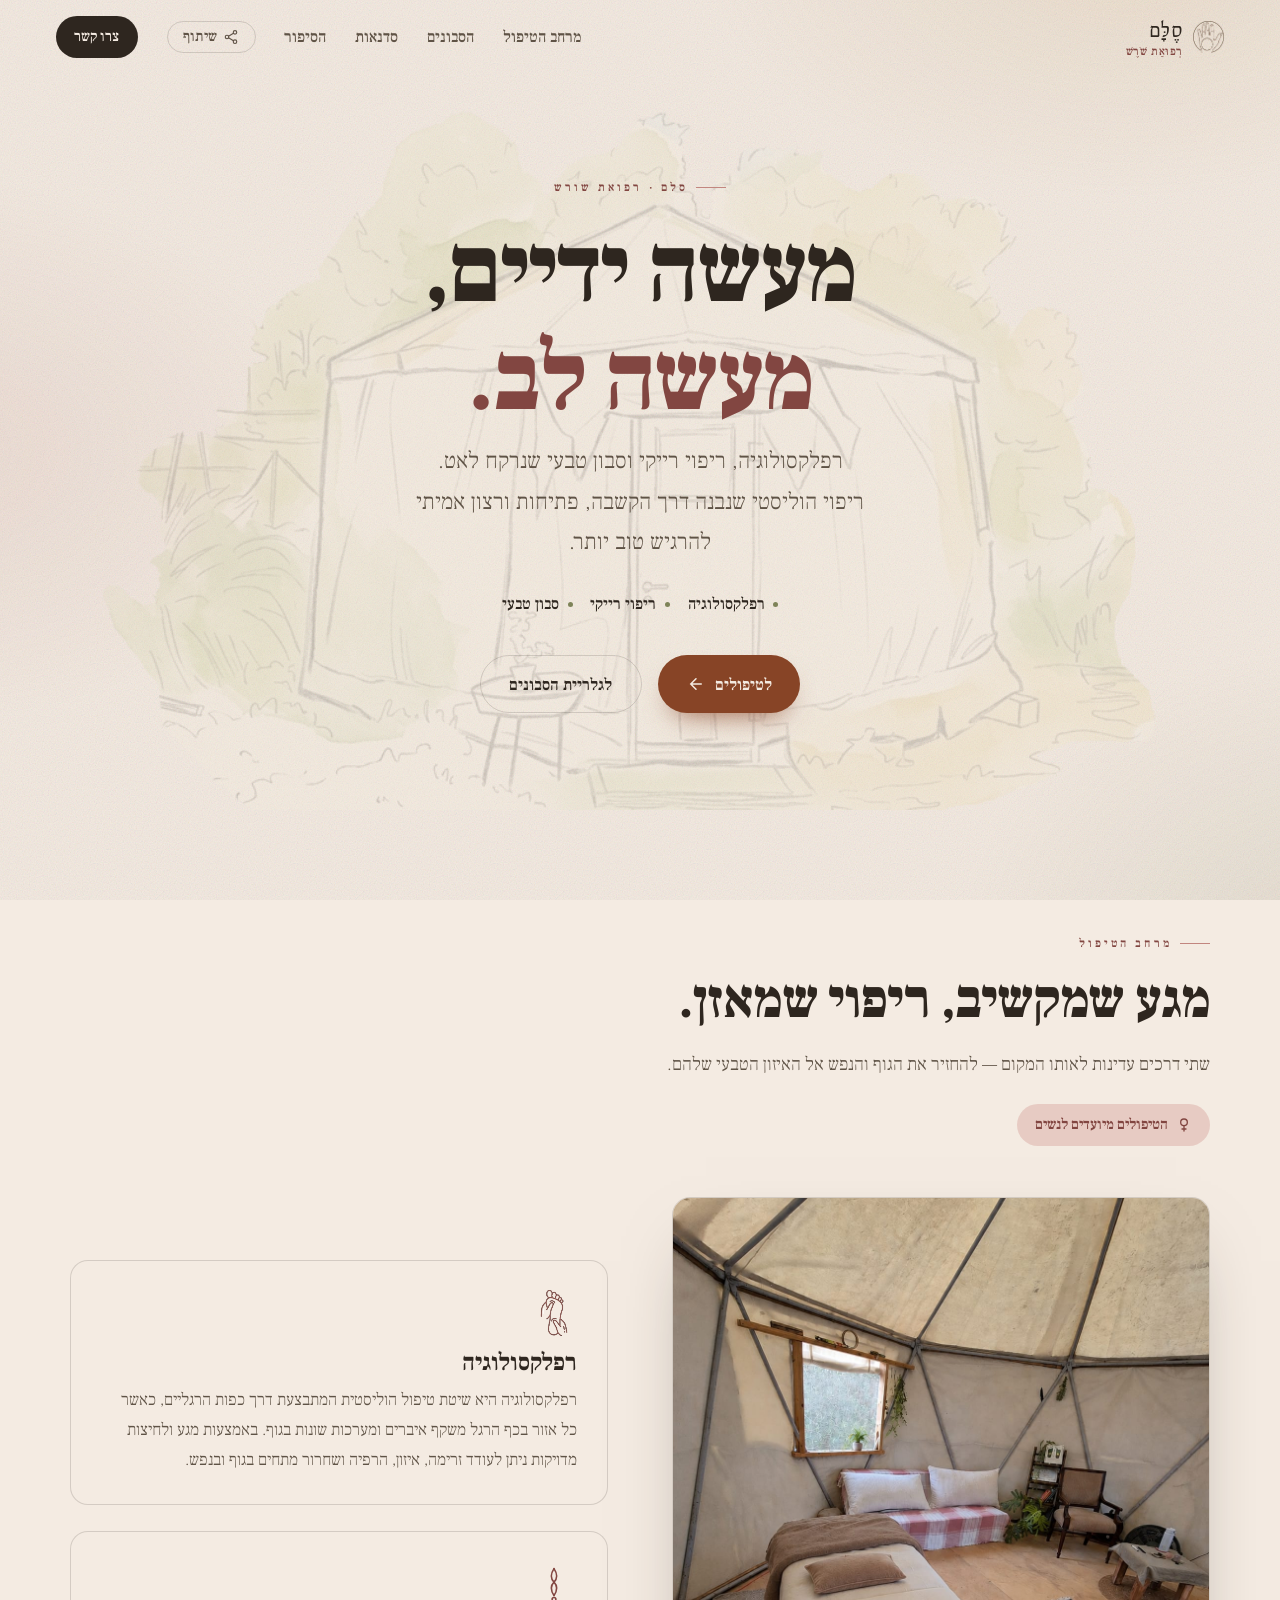
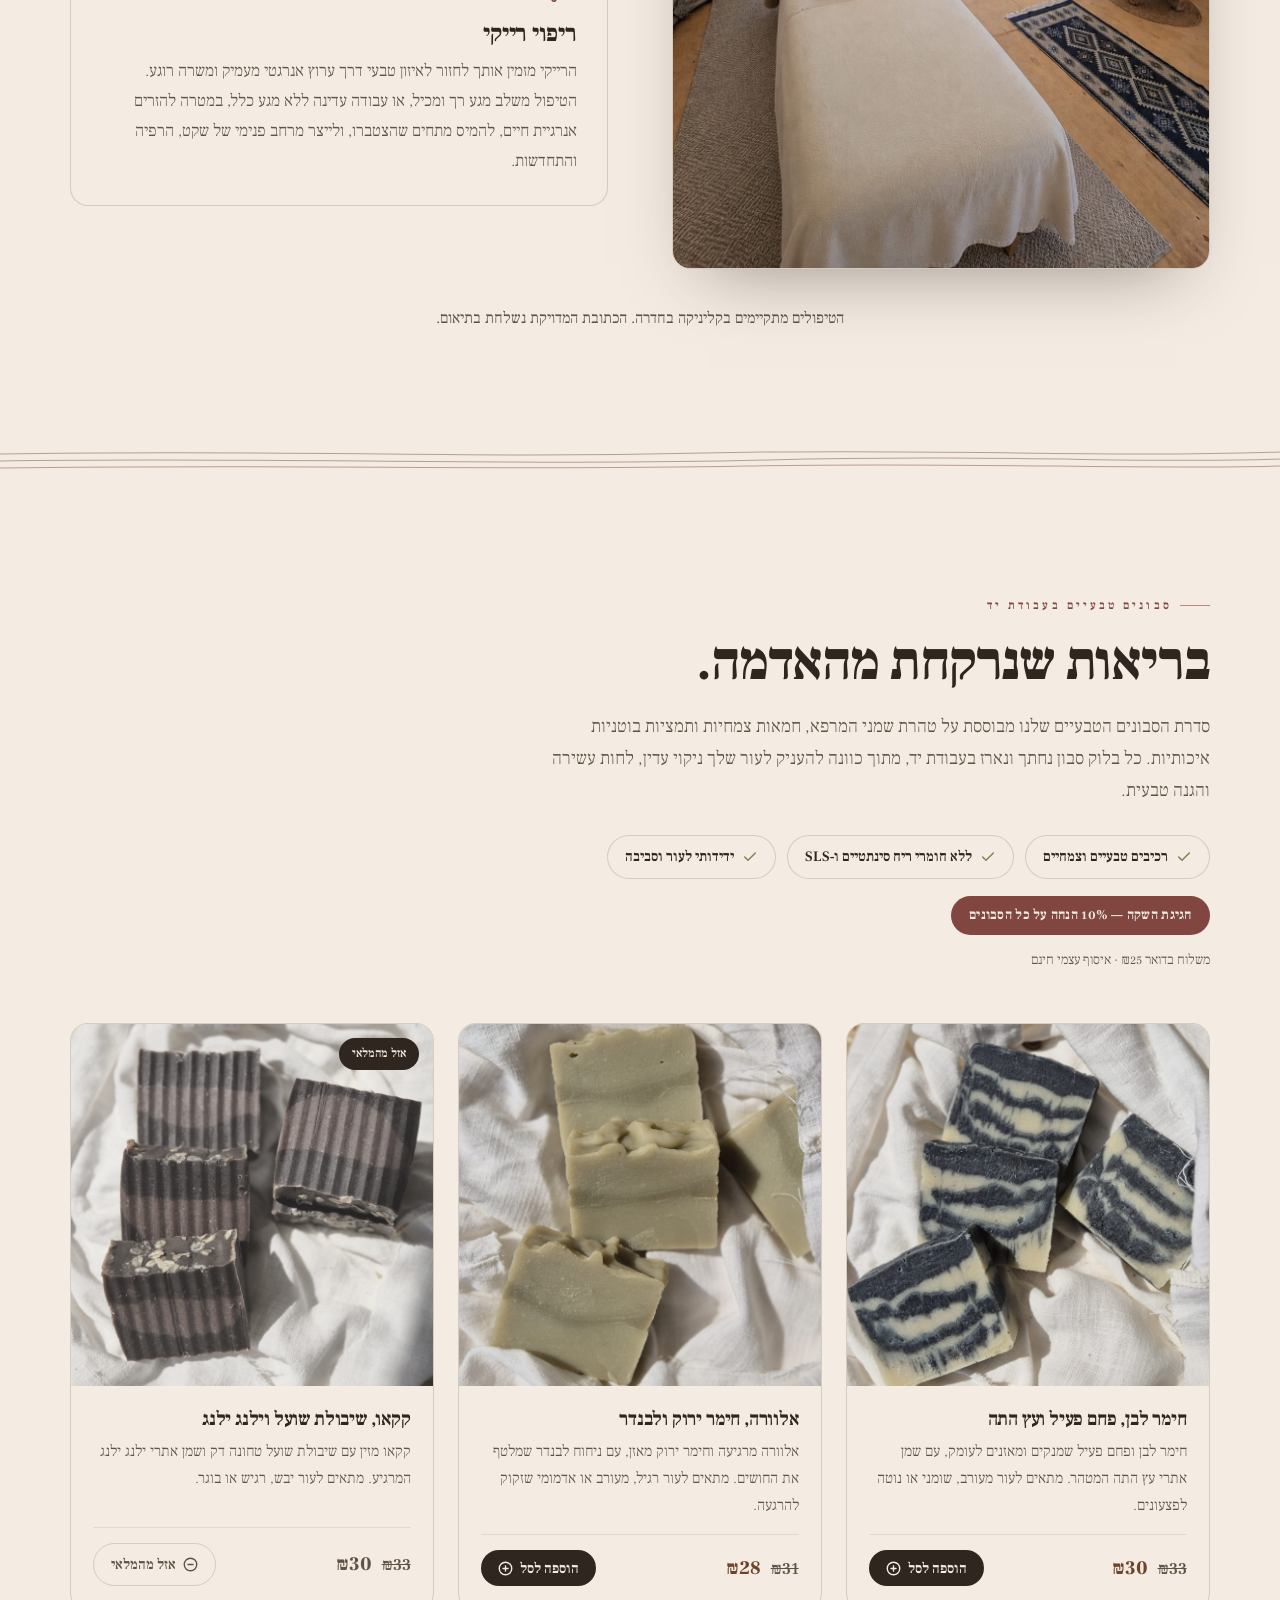
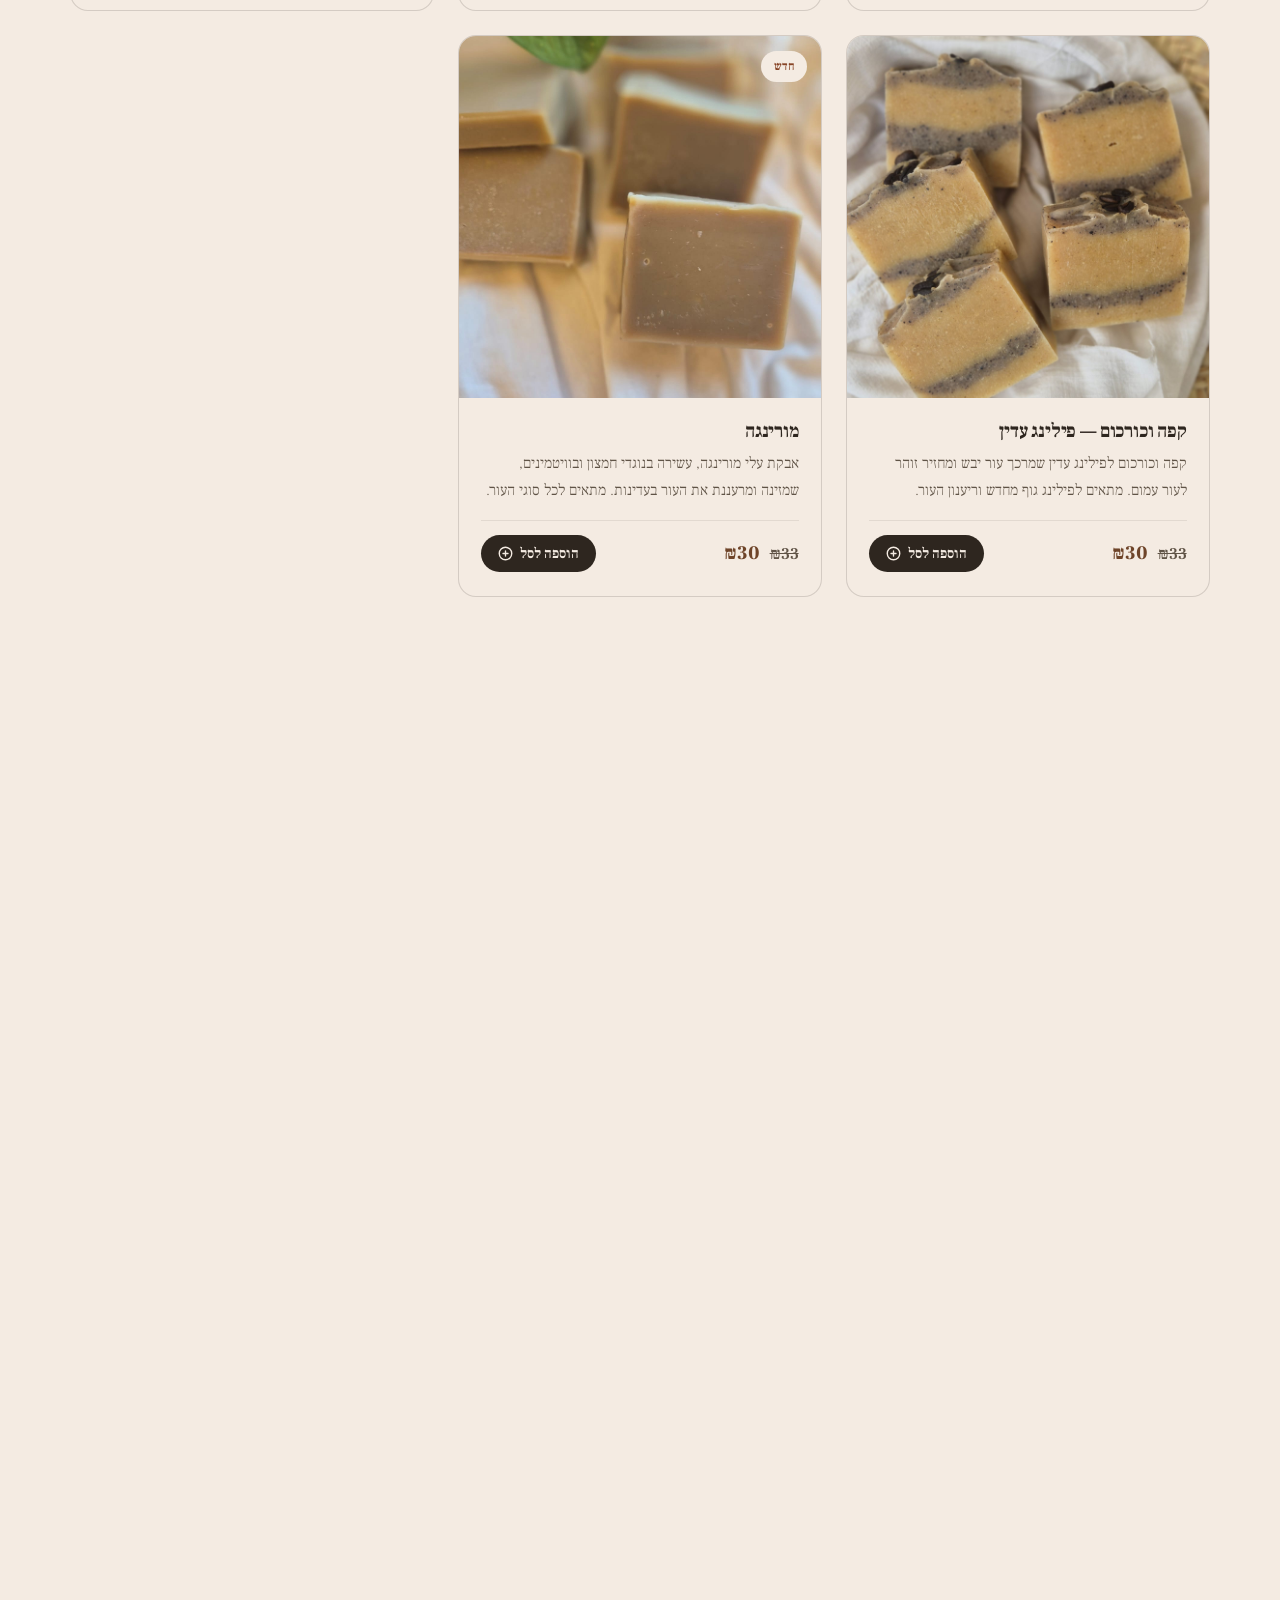
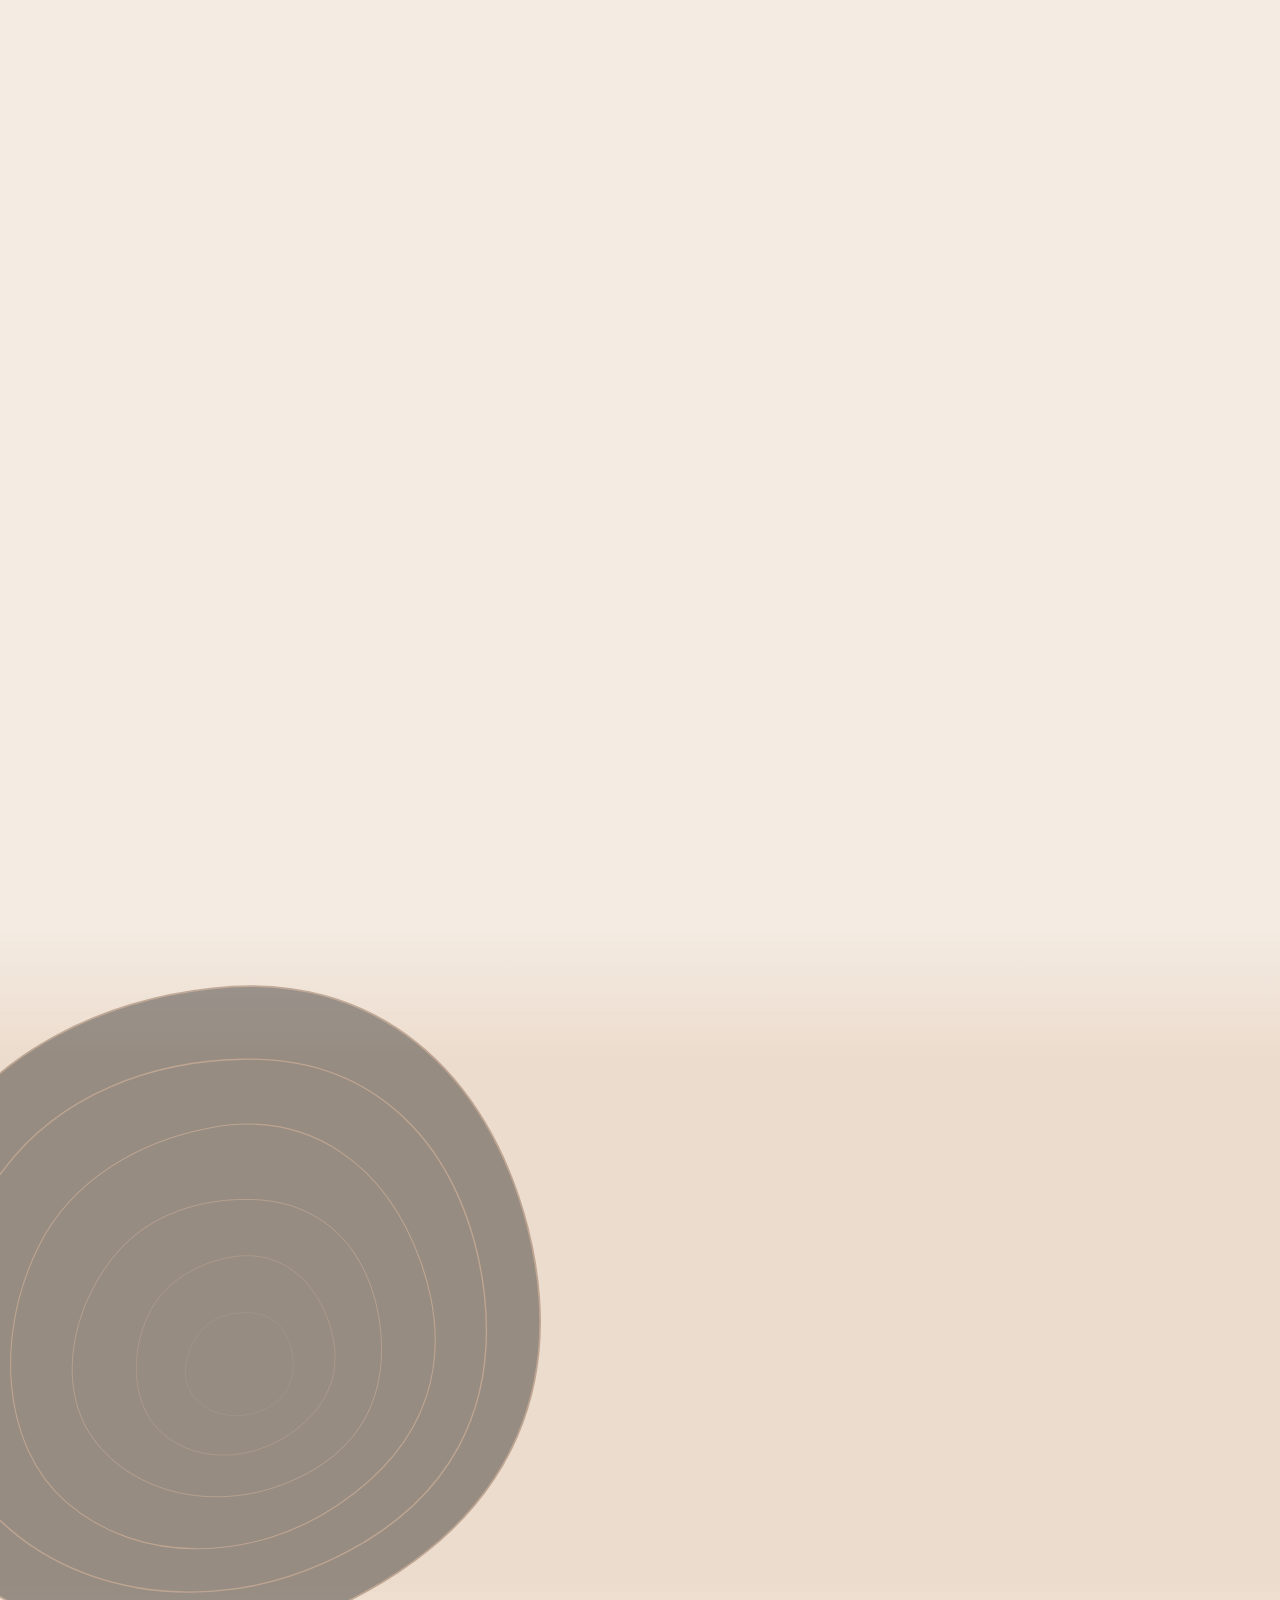
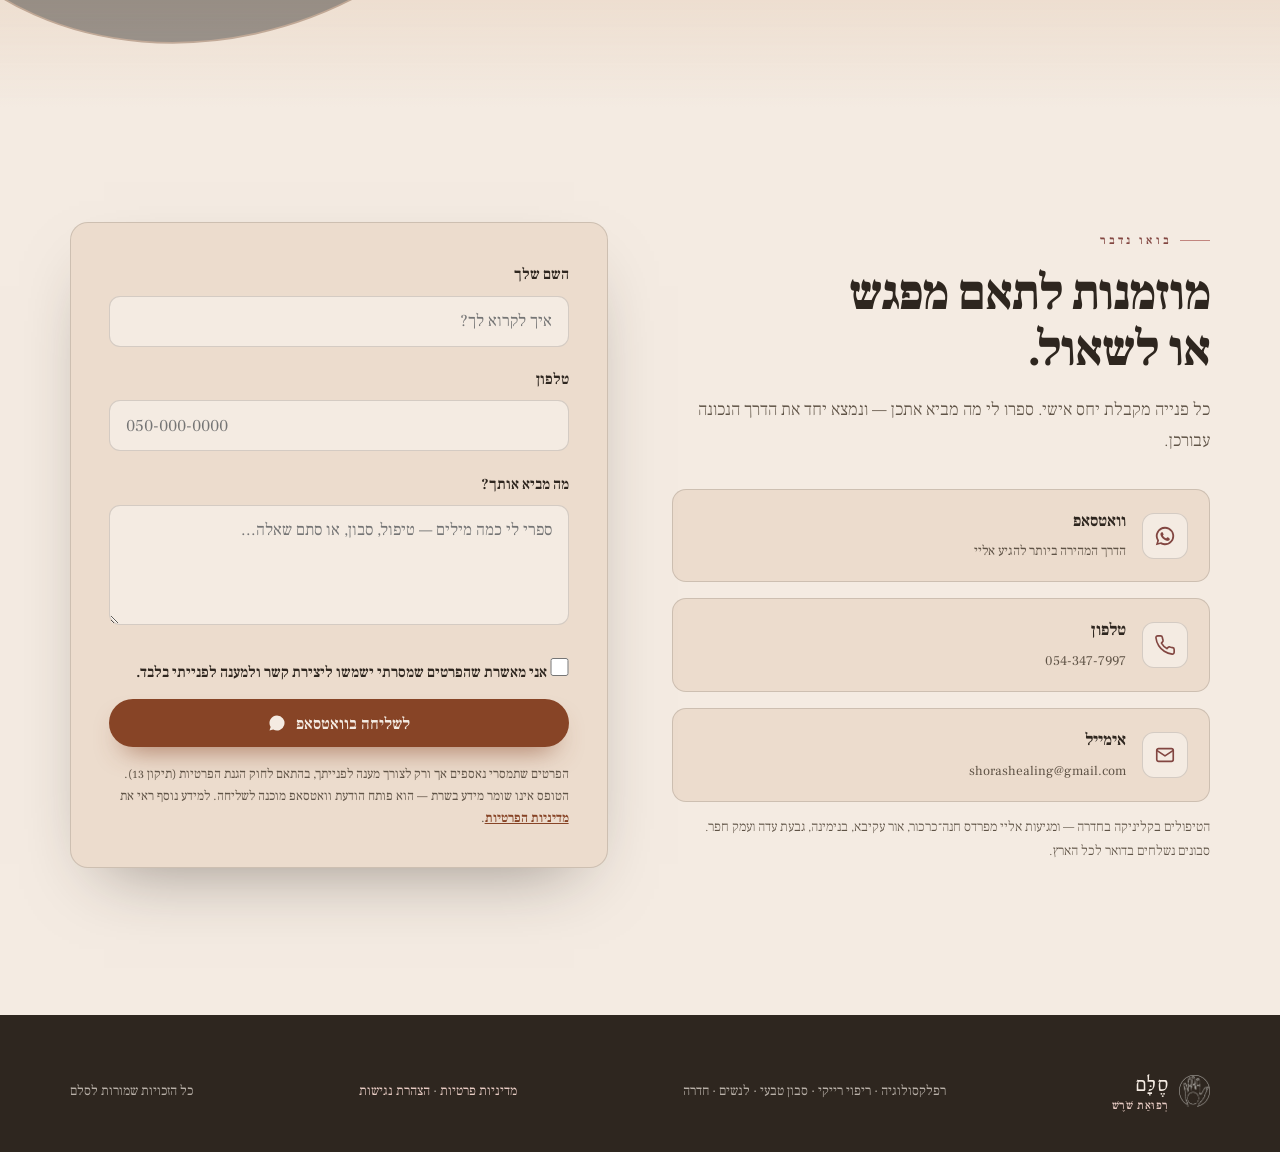
<file: index.html>
<!DOCTYPE html>
<html lang="he" dir="rtl">
<head>
<meta charset="UTF-8" />
<meta name="viewport" content="width=device-width, initial-scale=1.0" />
<title>סלם · רפואת שורש — רפלקסולוגיה וריפוי רייקי לנשים בחדרה</title>
<meta name="description" content="סלם — רפואה משלימה לנשים בחדרה והסביבה: רפלקסולוגיה, ריפוי רייקי וסבון טבעי בעבודת יד. ריפוי הוליסטי שנבנה דרך הקשבה, מתוך אהבה אמיתית לאדם ולטבע." />
<link rel="canonical" href="https://yonatanmost-commits.github.io/selam-site/" />

<!-- Share card — she sends this link on WhatsApp; og:image must be an absolute URL -->
<meta property="og:type" content="website" />
<meta property="og:site_name" content="סלם · רפואת שורש" />
<meta property="og:locale" content="he_IL" />
<meta property="og:title" content="סלם · רפואת שורש — רפלקסולוגיה וריפוי רייקי לנשים בחדרה" />
<meta property="og:description" content="רפלקסולוגיה, ריפוי רייקי וסבון טבעי בעבודת יד. ריפוי הוליסטי שנבנה דרך הקשבה." />
<meta property="og:url" content="https://yonatanmost-commits.github.io/selam-site/" />
<meta property="og:image" content="https://yonatanmost-commits.github.io/selam-site/images/share-card.jpg" />
<meta property="og:image:secure_url" content="https://yonatanmost-commits.github.io/selam-site/images/share-card.jpg" />
<meta property="og:image:type" content="image/jpeg" />
<meta property="og:image:width" content="1200" />
<meta property="og:image:height" content="630" />
<meta property="og:image:alt" content="סלם · רפואת שורש — רפלקסולוגיה, ריפוי רייקי וסבון טבעי" />
<meta name="twitter:card" content="summary_large_image" />
<link rel="icon" type="image/png" href="images/Logo_small.png" />
<link rel="apple-touch-icon" href="images/app-icon512.png" />
<link rel="manifest" href="site.webmanifest" />
<meta name="apple-mobile-web-app-title" content="סֶלָּם" />
<meta name="theme-color" content="#A9572F" />
<!-- The earth palette IS the design — opt out of Android/Chrome forced dark theming -->
<meta name="color-scheme" content="only light" />

<link rel="preconnect" href="https://fonts.googleapis.com" />
<link rel="preconnect" href="https://fonts.gstatic.com" crossorigin />
<link href="https://fonts.googleapis.com/css2?family=Bellefair&family=Frank+Ruhl+Libre:wght@300;400;500;600;700;900&display=swap" rel="stylesheet" />

<style>
  :root{
    color-scheme: only light;
    --paper:      #F4EBE2;   /* soft warm cream, a breath of blush */
    --paper-2:    #ECDCCD;   /* second cream layer                 */
    --espresso:   #2E261F;   /* deep cacao — text/ink              */
    --ink-soft:   #5F5346;   /* muted body text                    */
    --cacao:      #6E4429;   /* deep soap brown                    */
    --clay:       #A9572F;   /* terracotta accent                  */
    --clay-deep:  #874426;
    --clay-light: #C4895C;
    --olive:      #7E8358;   /* sage / olive                       */
    --rose:       #C2867F;   /* dusty rose — the feminine thread   */
    --rose-deep:  #824641;   /* deepened for WCAG AA contrast (cream 6.1:1, blush 4.7:1) */
    --blush:      #E7CBC3;   /* soft blush                         */
    --gold:       #B68B43;
    --line:       rgba(46,38,31,.16);
    --line-soft:  rgba(46,38,31,.09);
    --shadow:     0 30px 70px -34px rgba(46,38,31,.5);
    --shadow-sm:  0 14px 34px -20px rgba(46,38,31,.5);
    --r:          18px;
  }

  *{ margin:0; padding:0; box-sizing:border-box; }
  /* The browser's own [hidden]{display:none} loses to any author display: rule
     (e.g. .cart-pill's inline-flex), so cart.js toggling .hidden would do nothing.
     Restate it here, in author scope, where it wins. */
  [hidden]{ display:none !important; }
  html{ scroll-behavior:smooth; overflow-x:clip; }
  body{
    font-family:"Frank Ruhl Libre", serif;
    background:var(--paper);
    color:var(--espresso);
    line-height:1.78;
    font-weight:400;
    overflow-x:clip;          /* let textures bleed full-width, never scroll sideways */
    max-width:100%;
    -webkit-font-smoothing:antialiased;
  }
  body::before{
    content:""; position:fixed; inset:0; z-index:0; pointer-events:none;
    background:
      radial-gradient(55% 45% at 88% -5%, rgba(182,139,67,.12), transparent 60%),
      radial-gradient(50% 50% at -5% 50%, rgba(194,134,127,.13), transparent 60%),
      radial-gradient(50% 55% at 105% 105%, rgba(126,131,88,.12), transparent 60%);
  }
  body::after{
    content:""; position:fixed; inset:0; z-index:0; pointer-events:none; opacity:.4;
    background-image:url("data:image/svg+xml,%3Csvg xmlns='http://www.w3.org/2000/svg' width='200' height='200'%3E%3Cfilter id='n'%3E%3CfeTurbulence type='fractalNoise' baseFrequency='.85' numOctaves='3' stitchTiles='stitch'/%3E%3C/filter%3E%3Crect width='100%25' height='100%25' filter='url(%23n)' opacity='.5'/%3E%3C/svg%3E");
    mix-blend-mode:multiply;
  }
  main, header, footer{ position:relative; z-index:1; }
  ::selection{ background:var(--clay); color:var(--paper); }

  /* ── accessibility: visible keyboard focus + skip link ── */
  :focus-visible{ outline:3px solid var(--espresso); outline-offset:2px; border-radius:3px; }
  footer :focus-visible{ outline-color:var(--paper); }
  .skip-link{ position:absolute; inset-inline-start:1rem; top:-4rem; z-index:200; background:var(--espresso); color:var(--paper); padding:.65rem 1.1rem; border-radius:0 0 10px 10px; text-decoration:none; font-weight:600; transition:top .2s ease; }
  .skip-link:focus{ top:0; }

  h1,h2,h3{ font-weight:700; line-height:1.12; letter-spacing:-.01em; }
  .wrap{ width:min(1140px, 90vw); margin-inline:auto; }
  .eyebrow{ font-weight:600; letter-spacing:.26em; font-size:.74rem; color:var(--rose-deep); display:inline-flex; align-items:center; gap:.7em; }
  .eyebrow::before{ content:""; width:30px; height:1px; background:var(--rose); display:inline-block; }

  /* irregular tree-ring line — vector-effect keeps the line weight even at any scale */
  .rings use, .ring-deco use{ fill:none; vector-effect:non-scaling-stroke; }

  /* ───────────────── NAV ───────────────── */
  header{
    position:fixed; top:0; inset-inline:0; z-index:50;
    display:flex; align-items:center; justify-content:space-between; gap:1rem;
    padding:1rem clamp(1rem,5vw,3.5rem);
    transition:background .4s ease, box-shadow .4s ease, padding .4s ease;
  }
  header.scrolled{ background:rgba(244,235,226,.86); backdrop-filter:blur(12px); box-shadow:0 1px 0 var(--line-soft); padding-top:.6rem; padding-bottom:.6rem; }
  .brand{ font-family:"Bellefair", serif; font-weight:400; color:var(--espresso); text-decoration:none; display:flex; align-items:center; gap:.6rem; white-space:nowrap; flex:none; }
  .brand-text{ display:flex; flex-direction:column; line-height:1.05; gap:.14rem; }
  .brand-name{ font-size:1.6rem; letter-spacing:.03em; }
  .brand-tag{ font-family:"Frank Ruhl Libre",serif; font-weight:500; font-size:.72rem; letter-spacing:.05em; color:var(--rose-deep); }
  .foot .brand-tag{ color:var(--blush); }
  .brand .mark{ width:auto; height:32px; flex:none; object-fit:contain; }
  .brand .mark use{ fill:none; stroke:var(--clay); stroke-width:1.4; vector-effect:non-scaling-stroke; }
  nav{ display:flex; gap:1.8rem; align-items:center; min-width:0; }
  nav a{ color:var(--ink-soft); text-decoration:none; font-size:1rem; font-weight:500; position:relative; transition:color .25s; white-space:nowrap; }
  nav a::after{ content:""; position:absolute; bottom:-5px; right:0; width:0; height:1.5px; background:var(--rose); transition:width .3s ease; }
  nav a:hover{ color:var(--espresso); } nav a:hover::after{ width:100%; }
  .nav-cta{ background:var(--espresso); color:var(--paper); padding:.5rem 1.15rem; border-radius:100px; font-size:.92rem; white-space:nowrap; flex:none; }
  .nav-cta::after{ display:none; }
  .nav-cta:hover{ background:var(--clay-deep); color:var(--paper); }
  .nav-share{ display:inline-flex; align-items:center; gap:.42rem; background:transparent; border:1px solid var(--line); color:var(--ink-soft); padding:.42rem .95rem; border-radius:100px; font-family:inherit; font-size:.92rem; font-weight:500; line-height:1; cursor:pointer; white-space:nowrap; flex:none; transition:border-color .25s, color .25s, background .25s; }
  .nav-share svg{ width:16px; height:16px; flex:none; }
  .nav-share:hover{ color:var(--espresso); border-color:var(--clay-light); background:rgba(196,137,92,.08); }
  .nav-share.copied{ color:var(--olive); border-color:var(--olive); background:rgba(126,131,88,.08); }
  @media(max-width:820px){ nav a:not(.nav-cta){ display:none; } nav{ gap:.8rem; } .nav-share-label{ display:none; } .nav-share{ padding:0; width:40px; height:40px; justify-content:center; } }

  /* ───────────────── HERO ───────────────── */
  .hero{ min-height:90svh; display:grid; align-items:center; padding-top:7.5rem; padding-bottom:3rem; position:relative; overflow-x:clip; }
  /* background image — main-pic.png */
  .terrain{ position:absolute; inset:0; z-index:-1; width:100%; height:100%; opacity:.2; pointer-events:none; background-image:url('images/main-pic.png'); background-size:cover; background-position:center; background-repeat:no-repeat; }
  .terrain path{ display:none; }
  .hero-grid{ display:grid; grid-template-columns:1.08fr .92fr; gap:clamp(2rem,5vw,4.5rem); align-items:center; }
  @media(max-width:920px){ .hero-grid{ grid-template-columns:1fr; } }
  .hero h1{ font-weight:900; font-size:clamp(3rem,8.5vw,6rem); color:var(--espresso); margin:1.3rem 0 .5rem; letter-spacing:-.02em; }
  .hero h1 .tint{ color:var(--rose-deep); }
  .hero .lead{ font-size:clamp(1.1rem,2.1vw,1.42rem); color:var(--ink-soft); max-width:38ch; font-weight:300; }
  .crafts-line{ margin-top:1.7rem; display:flex; flex-wrap:wrap; gap:.6rem 1.1rem; align-items:center; font-size:1rem; color:var(--espresso); font-weight:500; }
  .crafts-line span{ display:inline-flex; align-items:center; gap:.55rem; }
  .crafts-line .dot{ width:5px; height:5px; border-radius:50%; background:var(--olive); }
  .hero-cta{ margin-top:2.3rem; display:flex; gap:1rem; flex-wrap:wrap; }
  .btn{ font-family:inherit; font-weight:600; font-size:1.02rem; padding:.85rem 1.8rem; border-radius:100px; text-decoration:none; cursor:pointer; border:none; transition:transform .25s ease, box-shadow .25s ease, background .25s, border-color .25s; display:inline-flex; align-items:center; gap:.6rem; }
  .btn-primary{ background:var(--clay-deep); color:var(--paper); box-shadow:0 14px 28px -14px rgba(135,68,38,.85); }
  .btn-primary:hover{ transform:translateY(-3px); box-shadow:0 20px 36px -14px rgba(169,87,47,.9); }
  .btn-ghost{ background:transparent; color:var(--espresso); border:1.5px solid var(--line); }
  .btn-ghost:hover{ border-color:var(--espresso); transform:translateY(-3px); }

  .hero-art{ position:relative; display:grid; place-items:center; }
  .rings-bg{ position:absolute; width:122%; height:122%; z-index:0; opacity:.5; pointer-events:none; }
  .rings-bg use{ stroke:var(--clay); stroke-width:.9; }
  .photo-frame{ position:relative; z-index:1; width:min(440px,84vw); border-radius:var(--r); overflow:hidden; box-shadow:var(--shadow); border:1px solid var(--line); transform:rotate(-1.4deg); }
  .photo-frame img{ display:block; width:100%; height:100%; object-fit:cover; aspect-ratio:4/5; }
  .photo-frame::after{ content:""; position:absolute; inset:0; background:linear-gradient(180deg, transparent 55%, rgba(46,38,31,.3)); }
  .photo-cap{ position:absolute; z-index:2; bottom:1.1rem; inset-inline-start:1.1rem; color:var(--paper); }
  .photo-cap b{ display:block; font-weight:700; font-size:1.05rem; }
  .photo-cap small{ opacity:.85; font-size:.85rem; }
  .badge{ position:absolute; z-index:3; bottom:-14px; inset-inline-end:-10px; background:var(--paper); border:1px solid var(--line); border-radius:14px; padding:.8rem 1rem; box-shadow:var(--shadow-sm); max-width:215px; display:flex; gap:.7rem; align-items:center; }
  .badge .b-mark{ width:38px; height:38px; flex:none; }
  .badge .b-mark use{ fill:none; stroke:var(--clay); stroke-width:.9; vector-effect:non-scaling-stroke; }
  .badge small{ font-size:.84rem; line-height:1.45; color:var(--ink-soft); }
  .badge b{ color:var(--espresso); font-weight:700; }

  /* hero: text-only, centered, calm opener */
  .hero-inner{ width:100%; max-width:780px; margin-inline:auto; text-align:center; }
  .hero-inner .lead{ margin-inline:auto; }
  .hero-inner .crafts-line{ justify-content:center; }
  .hero-inner .hero-cta{ justify-content:center; }

  /* her hand-painted treatment tent, inside מרחב הטיפול — aligned to the start like the rest */
  .tent-figure{ margin:0 0 clamp(2rem,5vw,3.2rem); }
  .tent-figure img{ display:block; width:min(560px,90%); height:auto; filter:drop-shadow(0 22px 44px rgba(46,38,31,.16)); }
  .tent-figure figcaption{ margin-top:1.1rem; color:var(--ink-soft); font-size:clamp(1.05rem,2vw,1.2rem); font-weight:300; max-width:48ch; }

  /* ───────────────── SECTION SHELL ───────────────── */
  section{ padding:clamp(4.5rem,9vw,7.5rem) 0; }
  .sec-head{ max-width:680px; margin-bottom:3.2rem; }
  .sec-head h2{ font-weight:900; font-size:clamp(2.1rem,5vw,3.4rem); margin-top:1rem; color:var(--espresso); letter-spacing:-.02em; }
  .sec-head p{ margin-top:1.1rem; font-size:1.14rem; color:var(--ink-soft); font-weight:300; }
  .women-note{ display:inline-flex; align-items:center; gap:.55rem; margin-top:1.4rem; background:var(--blush); color:var(--rose-deep); font-weight:600; font-size:.92rem; padding:.5rem 1.1rem; border-radius:100px; }
  .women-note svg{ width:16px; height:16px; }

  /* irregular strata divider */
  .strata{ height:24px; width:100%; display:block; opacity:.45; }
  .strata path{ fill:none; stroke:var(--cacao); stroke-width:1; }

  /* ───────────────── TREATMENTS ───────────────── */
  #treatments{ position:relative; }
  .treat{ display:grid; grid-template-columns:1fr 1fr; gap:clamp(2rem,5vw,4rem); align-items:center; }
  @media(max-width:880px){ .treat{ grid-template-columns:1fr; } }
  .treat-photo{ position:relative; border-radius:var(--r); overflow:hidden; box-shadow:var(--shadow); border:1px solid var(--line); aspect-ratio:4/5; }
  .treat-photo img{ width:100%; height:100%; object-fit:cover; object-position:50% 38%; }
  .treat-photo .tag{ position:absolute; bottom:1.1rem; inset-inline-start:1.1rem; background:rgba(46,38,31,.6); backdrop-filter:blur(4px); color:var(--paper); padding:.4rem .9rem; border-radius:100px; font-size:.85rem; font-weight:500; }
  .treat-blocks{ display:flex; flex-direction:column; gap:1.6rem; }
  .tblock{ background:var(--paper); border:1px solid var(--line); border-radius:var(--r); padding:1.8rem 1.9rem; transition:transform .3s ease, box-shadow .3s ease; }
  .tblock:hover{ transform:translateY(-4px); box-shadow:var(--shadow-sm); }
  .tblock .ic{ width:46px; height:46px; color:var(--rose-deep); margin-bottom:.9rem; }
  .tblock .ic svg{ width:100%; height:100%; }
  .tblock h3{ font-weight:700; font-size:1.5rem; color:var(--espresso); margin-bottom:.55rem; }
  .tblock p{ color:var(--ink-soft); font-size:1.05rem; font-weight:300; }

  /* ───────────────── SOAP GALLERY ───────────────── */
  #shop{ position:relative; }
  .gallery{ display:grid; grid-template-columns:repeat(3,1fr); gap:1.5rem; }
  @media(max-width:880px){ .gallery{ grid-template-columns:repeat(2,1fr); } }
  @media(max-width:540px){ .gallery{ grid-template-columns:1fr; } }
  .soap{ position:relative; background:var(--paper); border:1px solid var(--line); border-radius:var(--r); overflow:hidden; display:flex; flex-direction:column; transition:transform .35s ease, box-shadow .35s ease; }
  .soap:hover{ transform:translateY(-7px); box-shadow:var(--shadow); }
  .soap-img{ position:relative; aspect-ratio:1; overflow:hidden; }
  .soap-img img{ width:100%; height:100%; object-fit:cover; transition:transform .8s cubic-bezier(.2,.7,.2,1); }
  .soap:hover .soap-img img{ transform:scale(1.05); }
  .soap-img .pill{ position:absolute; top:.9rem; inset-inline-start:.9rem; background:var(--paper); color:var(--clay-deep); font-size:.76rem; font-weight:600; padding:.3rem .8rem; border-radius:100px; box-shadow:var(--shadow-sm); }
  .soap-body{ padding:1.3rem 1.4rem 1.5rem; display:flex; flex-direction:column; gap:.45rem; flex:1; }
  .soap-body h3{ font-weight:700; font-size:1.2rem; color:var(--espresso); line-height:1.25; }
  .soap-body p{ color:var(--ink-soft); font-size:.95rem; font-weight:300; flex:1; }
  .soap-foot{ display:flex; align-items:center; justify-content:space-between; gap:1rem; margin-top:.5rem; padding-top:.9rem; border-top:1px solid var(--line-soft); }
  .price{ font-weight:900; font-size:1.2rem; color:var(--cacao); }
  .price small{ font-weight:400; font-size:.82rem; color:var(--ink-soft); }
  .price .was{ font-weight:500; font-size:.86em; color:var(--ink-soft); text-decoration:line-through; text-decoration-thickness:1px; margin-inline-end:.35em; }
  .sale-tag{ display:inline-block; margin-top:1.1rem; background:var(--rose-deep); color:var(--paper); font-weight:700; font-size:.85rem; letter-spacing:.02em; padding:.45rem 1.15rem; border-radius:100px; box-shadow:var(--shadow-sm); }
  .ship-note{ display:block; margin-top:.8rem; color:var(--ink-soft); font-size:.85rem; font-weight:300; }
  .buy{ background:var(--espresso); color:var(--paper); border:none; cursor:pointer; font-family:inherit; font-weight:600; font-size:.9rem; padding:.55rem 1.05rem; border-radius:100px; display:inline-flex; align-items:center; gap:.45rem; transition:background .25s, transform .25s; }
  .buy:hover{ background:var(--clay-deep); transform:translateY(-2px); }
  /* Sold out — keep the soap on the page, just take the button away. */
  .soap-img .pill.out{ background:var(--espresso); color:var(--paper); }
  .out-of-stock .soap-img img, .out-of-stock .month-photo img{ filter:saturate(.5); opacity:.88; }
  .out-of-stock .price{ color:var(--ink-soft); }
  .sold-out{ display:inline-flex; align-items:center; gap:.45rem; background:transparent; border:1px solid var(--line);
    color:var(--ink-soft); font-weight:600; font-size:.9rem; padding:.5rem 1.05rem; border-radius:100px; }
  .sold-out svg{ width:15px; height:15px; flex:none; }
  .month-body .restock-note{ margin:1.1rem 0 0; color:var(--ink-soft); font-size:.95rem; font-weight:300; }
  .restock-note a{ color:var(--rose-deep); font-weight:600; }
  .shop-note{ margin-top:2.2rem; text-align:center; color:var(--ink-soft); font-size:.98rem; }
  .soap-feats{ display:flex; flex-wrap:wrap; gap:.6rem .7rem; margin-top:1.7rem; }
  .feat{ display:inline-flex; align-items:center; gap:.5rem; background:var(--paper); border:1px solid var(--line); color:var(--espresso); font-weight:600; font-size:.9rem; padding:.5rem 1.05rem; border-radius:100px; }
  .feat svg{ width:16px; height:16px; color:var(--olive); flex:none; }

  /* ───────────────── SOAP OF THE MONTH ───────────────── */
  #month{ position:relative; }
  .month-card{ position:relative; display:grid; grid-template-columns:1fr 1.05fr; gap:clamp(1.5rem,4vw,3.5rem); align-items:center;
    background:linear-gradient(150deg, var(--blush), #efd9cf 55%, var(--paper-2)); border:1px solid var(--line); border-radius:26px; padding:clamp(1.6rem,4vw,2.6rem); overflow:hidden; }
  @media(max-width:820px){ .month-card{ grid-template-columns:1fr; } }
  .month-card .rings{ position:absolute; bottom:-30%; inset-inline-start:-12%; width:min(520px,60%); opacity:.4; pointer-events:none; }
  .month-card .rings use{ stroke:var(--rose-deep); stroke-width:.9; }
  .month-photo{ position:relative; z-index:1; border-radius:var(--r); overflow:hidden; box-shadow:var(--shadow); aspect-ratio:4/5; }
  .month-photo img{ width:100%; height:100%; object-fit:cover; }
  .month-photo .ribbon{ position:absolute; top:1rem; inset-inline-start:1rem; background:var(--rose-deep); color:var(--paper); font-weight:700; font-size:.82rem; letter-spacing:.04em; padding:.4rem 1rem; border-radius:100px; box-shadow:var(--shadow-sm); }
  .month-body{ position:relative; z-index:1; }
  .month-body .eyebrow{ color:var(--rose-deep); } .month-body .eyebrow::before{ background:var(--rose-deep); }
  .month-body h2{ font-weight:900; font-size:clamp(1.9rem,4vw,2.8rem); margin:.9rem 0 .8rem; color:var(--espresso); letter-spacing:-.02em; }
  .month-body p{ color:var(--ink-soft); font-size:1.08rem; font-weight:300; margin-bottom:1.4rem; }
  .month-body .month-foot{ display:flex; align-items:center; gap:1.4rem; flex-wrap:wrap; }
  .month-body .price{ font-size:1.5rem; }

  /* ───────────────── PROCESS STRIP ───────────────── */
  .ritual{ position:relative; background:var(--espresso); color:var(--paper); border-radius:28px; padding:clamp(2.6rem,6vw,4.5rem);
    display:grid; grid-template-columns:1fr 1fr; gap:clamp(2rem,5vw,4rem); align-items:center; overflow:hidden; }
  @media(max-width:820px){ .ritual{ grid-template-columns:1fr; } }
  .ritual .terrain-dark{ position:absolute; inset:0; opacity:.16; pointer-events:none; width:100%; height:100%; }
  .ritual .terrain-dark path{ fill:none; stroke:var(--paper); stroke-width:1; }
  .ritual > .col{ position:relative; z-index:1; }
  .ritual h2{ font-weight:900; font-size:clamp(2rem,4.5vw,2.9rem); color:var(--paper); letter-spacing:-.02em; }
  .ritual .eyebrow{ color:var(--blush); } .ritual .eyebrow::before{ background:var(--rose); }
  .ritual p{ color:rgba(244,235,226,.78); font-size:1.08rem; font-weight:300; margin-top:1rem; }
  .vegan{ display:inline-flex; align-items:center; gap:.6rem; margin-top:1.6rem; border:1px solid rgba(244,235,226,.28); border-radius:100px; padding:.5rem 1.1rem; font-size:.92rem; font-weight:500; color:var(--blush); }
  .vegan svg{ width:18px; height:18px; }
  .steps{ display:flex; flex-direction:column; gap:.2rem; }
  .step{ display:grid; grid-template-columns:auto 1fr; gap:1.1rem; padding:1.05rem 0; border-bottom:1px solid rgba(244,235,226,.14); align-items:start; }
  .step:last-child{ border-bottom:none; }
  .step .no{ font-weight:900; font-size:1.1rem; color:var(--rose); width:2.4rem; }
  .step b{ display:block; font-weight:700; font-size:1.06rem; }
  .step small{ color:rgba(244,235,226,.64); font-size:.92rem; }

  /* ───────────────── WORKSHOP ───────────────── */
  .workshop{ position:relative; overflow:hidden; background:var(--paper-2); border:1px solid var(--line); border-radius:28px; padding:clamp(2.2rem,5vw,4rem); box-shadow:var(--shadow-sm); }
  .workshop .rings{ position:absolute; top:-30%; inset-inline-end:-10%; width:min(460px,54%); opacity:.32; pointer-events:none; }
  .workshop .rings use{ stroke:var(--rose-deep); stroke-width:.9; }
  .workshop-head{ position:relative; z-index:1; max-width:640px; }
  .workshop-head h2{ font-weight:900; font-size:clamp(1.9rem,4vw,2.8rem); margin:.9rem 0 .8rem; color:var(--espresso); letter-spacing:-.02em; }
  .workshop-head p{ color:var(--ink-soft); font-size:1.1rem; font-weight:300; }
  .workshop-grid{ position:relative; z-index:1; display:grid; grid-template-columns:1fr 1fr; gap:1.5rem 2.4rem; margin:2.4rem 0; }
  @media(max-width:680px){ .workshop-grid{ grid-template-columns:1fr; } }
  .ws-item{ display:grid; grid-template-columns:auto 1fr; gap:1rem; align-items:start; }
  .ws-ic{ width:2.7rem; height:2.7rem; flex:none; border-radius:50%; background:var(--blush); color:var(--rose-deep); display:grid; place-items:center; }
  .ws-ic svg{ width:1.35rem; height:1.35rem; }
  .ws-item b{ display:block; font-weight:700; font-size:1.06rem; color:var(--espresso); margin-bottom:.15rem; }
  .ws-item small{ color:var(--ink-soft); font-size:.94rem; line-height:1.6; }
  .workshop-foot{ position:relative; z-index:1; display:flex; align-items:center; justify-content:space-between; gap:1.3rem 2rem; flex-wrap:wrap; padding-top:1.9rem; border-top:1px solid var(--line); }
  .ws-meta{ display:flex; flex-wrap:wrap; gap:.55rem 1.4rem; color:var(--ink-soft); font-size:.95rem; }
  .ws-meta span{ display:inline-flex; align-items:center; gap:.5rem; }
  .ws-meta svg{ width:1.05rem; height:1.05rem; color:var(--clay); flex:none; }
  .ws-price-cta{ display:flex; align-items:center; gap:1.3rem; }
  .ws-price-cta .price{ font-size:1.6rem; }
  .ws-cta{ text-decoration:none; }

  /* ───────────────── ABOUT / PERSONAL (last) ───────────────── */
  #about{ position:relative; overflow-x:clip; background:linear-gradient(180deg, transparent, var(--paper-2) 16%, var(--paper-2) 84%, transparent); }
  .about-rings{ position:absolute; top:50%; inset-inline-end:-14%; transform:translateY(-50%); width:min(760px,72vw); z-index:0; opacity:.36; pointer-events:none; }
  .about-rings use{ stroke:var(--cacao); stroke-width:.9; }
  .about-grid{ position:relative; z-index:1; display:grid; grid-template-columns:.82fr 1.18fr; gap:clamp(2rem,6vw,5rem); align-items:center; }
  @media(max-width:880px){ .about-grid{ grid-template-columns:1fr; } }
  .portrait{ position:relative; border-radius:var(--r); aspect-ratio:4/5; overflow:hidden; box-shadow:var(--shadow); border:1px solid var(--line); }
  .portrait img{ width:100%; height:100%; object-fit:cover; object-position:50% 28%; }
  .portrait .tag{ position:absolute; bottom:1.1rem; inset-inline-start:1.1rem; background:rgba(46,38,31,.6); backdrop-filter:blur(4px); color:var(--paper); padding:.4rem .9rem; border-radius:100px; font-size:.85rem; font-weight:500; }
  .about-body p{ font-size:1.16rem; margin-bottom:1.25rem; color:var(--ink-soft); }
  .about-body strong{ color:var(--espresso); font-weight:600; }
  .pull{ font-weight:700; font-size:clamp(1.4rem,3vw,1.95rem); line-height:1.34; color:var(--espresso); border-inline-start:3px solid var(--rose); padding-inline-start:1.2rem; margin:1.8rem 0; }
  .creds{ display:flex; gap:.7rem; flex-wrap:wrap; margin-top:1.8rem; padding-top:1.8rem; border-top:1px solid var(--line); }
  .cred{ background:var(--paper); border:1px solid var(--line); border-radius:100px; padding:.5rem 1.1rem; font-size:.92rem; font-weight:500; color:var(--espresso); }

  /* ───────────────── CONTACT ───────────────── */
  .contact-grid{ display:grid; grid-template-columns:1fr 1fr; gap:clamp(2rem,5vw,4rem); }
  @media(max-width:820px){ .contact-grid{ grid-template-columns:1fr; } }
  .reach{ display:flex; flex-direction:column; gap:1rem; margin-top:2rem; }
  .reach a{ display:flex; align-items:center; gap:1rem; text-decoration:none; color:var(--espresso); background:var(--paper-2); border:1px solid var(--line); border-radius:14px; padding:1.05rem 1.3rem; transition:transform .25s, border-color .25s; }
  .reach a:hover{ transform:translateX(-6px); border-color:var(--rose); }
  .reach .ri{ width:46px; height:46px; border-radius:12px; flex:none; display:grid; place-items:center; background:var(--paper); border:1px solid var(--line); color:var(--rose-deep); }
  .reach b{ display:block; font-weight:700; font-size:1.04rem; }
  .reach small{ color:var(--ink-soft); }
  form{ background:var(--paper-2); border:1px solid var(--line); border-radius:var(--r); padding:clamp(1.6rem,4vw,2.4rem); box-shadow:var(--shadow); }
  .field{ margin-bottom:1.2rem; }
  .field label{ display:block; font-size:.95rem; margin-bottom:.45rem; color:var(--espresso); font-weight:600; }
  .field input, .field textarea{ width:100%; font-family:inherit; font-size:1.04rem; color:var(--espresso); background:var(--paper); border:1px solid var(--line); border-radius:11px; padding:.85rem 1rem; transition:border-color .25s, box-shadow .25s; }
  .field input:focus, .field textarea:focus{ outline:none; border-color:var(--rose); box-shadow:0 0 0 3px rgba(194,134,127,.18); }
  .field textarea{ resize:vertical; min-height:120px; }
  form .btn-primary{ width:100%; justify-content:center; }
  .form-note{ font-size:.85rem; color:var(--ink-soft); margin-top:.9rem; text-align:center; }
  .consent{ margin-bottom:1rem; }
  .check-label{ display:flex; align-items:flex-start; gap:.6rem; font-size:.95rem; color:var(--espresso); font-weight:400; cursor:pointer; line-height:1.5; }
  .check-label input{ width:1.15rem; height:1.15rem; flex:none; margin-top:.28rem; accent-color:var(--clay-deep); }
  .form-legal{ font-size:.82rem; color:var(--ink-soft); margin-top:1rem; line-height:1.65; }
  .form-legal a{ color:var(--clay-deep); font-weight:600; }

  /* ───────────────── FOOTER ───────────────── */
  footer{ background:var(--espresso); color:rgba(244,235,226,.7); padding:3.5rem 0 2.5rem; margin-top:2rem; }
  .foot{ display:flex; justify-content:space-between; align-items:center; gap:1.5rem; flex-wrap:wrap; }
  .foot .brand{ color:var(--paper); } .foot .brand .mark{ filter:brightness(0) invert(1) sepia(.25); opacity:.92; }
  .foot a{ color:var(--blush); text-decoration:none; }
  .foot small{ font-size:.85rem; }
  .heart{ color:var(--rose); }

  /* ───────────────── REVEAL ───────────────── */
  .reveal{ opacity:0; transform:translateY(26px); transition:opacity .9s cubic-bezier(.2,.7,.2,1), transform .9s cubic-bezier(.2,.7,.2,1); }
  .reveal.in{ opacity:1; transform:none; }
  [data-delay="1"]{ transition-delay:.1s; } [data-delay="2"]{ transition-delay:.2s; } [data-delay="3"]{ transition-delay:.3s; } [data-delay="4"]{ transition-delay:.4s; }
  /* ───────────────── CART ───────────────── */
  .sr-only{ position:absolute; width:1px; height:1px; padding:0; margin:-1px; overflow:hidden; clip:rect(0 0 0 0); white-space:nowrap; border:0; }
  .buy.added{ background:var(--olive); }
  .cart-pill{ position:fixed; bottom:1.2rem; inset-inline-start:1.2rem; z-index:150; display:inline-flex; align-items:center; gap:.55rem;
    background:var(--espresso); color:var(--paper); border:none; cursor:pointer; font-family:inherit; font-weight:600; font-size:.95rem;
    padding:.8rem 1.3rem; border-radius:100px; box-shadow:var(--shadow); transition:transform .25s; }
  .cart-pill:hover{ transform:translateY(-3px); }
  .cart-badge{ background:var(--rose-deep); color:var(--paper); font-size:.8rem; font-weight:700; min-width:1.5rem; height:1.5rem;
    border-radius:100px; display:grid; place-items:center; padding:0 .3rem; }
  .cart-backdrop{ position:fixed; inset:0; z-index:180; background:rgba(46,38,31,.45); }
  .cart-drawer{ position:fixed; z-index:190; bottom:0; inset-inline:0; margin-inline:auto; max-width:480px; max-height:85vh; overflow:auto;
    background:var(--paper); border:1px solid var(--line); border-bottom:none; border-radius:22px 22px 0 0; padding:1.4rem 1.5rem 1.7rem;
    box-shadow:var(--shadow); }
  .cart-head{ display:flex; align-items:center; justify-content:space-between; margin-bottom:1rem; }
  .cart-head h3{ font-weight:900; font-size:1.25rem; color:var(--espresso); }
  .cart-close{ background:transparent; border:1px solid var(--line); color:var(--ink-soft); width:2.2rem; height:2.2rem; border-radius:50%;
    cursor:pointer; font-size:1rem; }
  .cart-empty{ color:var(--ink-soft); padding:.6rem 0 1rem; }
  .cart-empty a{ color:var(--rose-deep); font-weight:600; }
  .cart-items{ list-style:none; display:grid; gap:.7rem; }
  .cart-item{ display:grid; grid-template-columns:1fr auto; gap:.2rem .9rem; align-items:center; background:var(--paper-2);
    border:1px solid var(--line); border-radius:12px; padding:.7rem .9rem; }
  .cart-item .nm{ font-weight:600; font-size:.95rem; color:var(--espresso); }
  .cart-item .ln{ color:var(--ink-soft); font-size:.88rem; }
  .cart-qty{ display:inline-flex; align-items:center; gap:.55rem; grid-row:span 2; }
  .cart-qty button{ width:1.9rem; height:1.9rem; border-radius:50%; border:1px solid var(--line); background:var(--paper);
    color:var(--espresso); font-size:1rem; cursor:pointer; line-height:1; }
  .cart-qty .rm{ border-color:transparent; color:var(--rose-deep); font-size:.85rem; width:auto; border-radius:8px; padding:0 .3rem; }
  .cart-delivery{ border:1px solid var(--line); border-radius:12px; padding:.9rem 1rem; margin-top:1.1rem; display:grid; gap:.55rem; }
  .cart-delivery legend{ padding:0 .4rem; font-weight:600; font-size:.92rem; color:var(--espresso); }
  .cart-delivery label{ display:flex; align-items:center; gap:.6rem; font-size:.95rem; color:var(--ink-soft); cursor:pointer; }
  .cart-delivery input{ accent-color:var(--rose-deep); width:1.05rem; height:1.05rem; }
  .cart-total{ display:flex; justify-content:space-between; align-items:center; margin-top:1.1rem; padding-top:1rem;
    border-top:1px solid var(--line); font-size:1.05rem; color:var(--espresso); }
  .cart-total b{ font-weight:900; font-size:1.35rem; color:var(--cacao); }
  .cart-checkout{ width:100%; justify-content:center; margin-top:1rem; }
  .cart-inapp{ margin-top:1rem; padding:.9rem 1rem; border:1px solid var(--line); border-radius:12px; background:var(--paper-2); color:var(--ink-soft); font-size:.92rem; line-height:1.6; }
  .cart-inapp b{ color:var(--espresso); font-weight:600; }
  .cart-inapp ol{ margin:.5rem 1.2rem 0 0; display:grid; gap:.5rem; }
  .cart-inapp a{ color:var(--rose-deep); font-weight:600; }
  .cart-copy{ display:flex; margin-top:.5rem; padding:.5rem 1.2rem; font-size:.92rem; }
  .cart-msg{ width:100%; margin-top:.7rem; padding:.6rem .7rem; border:1px solid var(--line); border-radius:8px; background:var(--paper); color:var(--espresso); font:inherit; font-size:.85rem; resize:none; }
  .cart-pay-note{ margin-top:.7rem; text-align:center; color:var(--ink-soft); font-size:.85rem; }

  @media(prefers-reduced-motion:reduce){ .reveal{ opacity:1; transform:none; } html{ scroll-behavior:auto; } *{ animation-duration:.001ms !important; transition-duration:.001ms !important; } }
</style>
<noscript><style>.reveal{ opacity:1 !important; transform:none !important; }</style></noscript>
</head>
<body>
<a class="skip-link" href="#top">דלג לתוכן</a>

<!-- ░░ irregular tree-ring, drawn once, reused everywhere (a real ring, off-center, lived-in) ░░ -->
<svg width="0" height="0" style="position:absolute" aria-hidden="true"><defs>
  <path id="treering" d="M206 26 C 292 16 351 70 372 152 C 392 232 366 300 286 344 C 214 384 120 380 64 322 C 14 270 18 178 60 110 C 92 58 150 32 206 26 Z" />
</defs></svg>

<header id="topbar">
  <a href="#top" class="brand">
    <img class="mark" src="images/Logo_small.png" alt="" />
    <span class="brand-text"><span class="brand-name">סֶלָּם</span><span class="brand-tag">רְפוּאַת שֹׁרֶשׁ</span></span>
  </a>
  <nav aria-label="ניווט ראשי">
    <a href="#treatments">מרחב הטיפול</a>
    <a href="#shop">הסבונים</a>
    <a href="#workshop">סדנאות</a>
    <a href="#about">הסיפור</a>
    <button type="button" id="shareBtn" class="nav-share" aria-label="שיתוף העמוד">
      <svg viewBox="0 0 24 24" fill="none" stroke="currentColor" stroke-width="1.7" stroke-linecap="round" stroke-linejoin="round" aria-hidden="true"><circle cx="18" cy="5" r="2.6"/><circle cx="6" cy="12" r="2.6"/><circle cx="18" cy="19" r="2.6"/><path d="M8.3 10.85 15.7 6.35M8.3 13.15l7.4 4.5"/></svg>
      <span class="nav-share-label">שיתוף</span>
    </button>
    <a href="#contact" class="nav-cta">צרו קשר</a>
  </nav>
</header>

<main id="top" tabindex="-1">

  <!-- HERO -->
  <section class="hero wrap">
    <div class="terrain" aria-hidden="true"></div>

    <div class="hero-inner">
      <div class="hero-copy">
        <span class="eyebrow reveal">סלם · רפואת שורש</span>
        <h1 class="reveal" data-delay="1">מעשה ידיים,<br><span class="tint">מעשה לב.</span></h1>
        <p class="lead reveal" data-delay="2">רפלקסולוגיה, ריפוי רייקי וסבון טבעי שנרקח לאט.<br>ריפוי הוליסטי שנבנה דרך הקשבה, פתיחות ורצון אמיתי<br>להרגיש טוב יותר.</p>
        <div class="crafts-line reveal" data-delay="3">
          <span><i class="dot"></i> רפלקסולוגיה</span>
          <span><i class="dot"></i> ריפוי רייקי</span>
          <span><i class="dot"></i> סבון טבעי</span>
        </div>
        <div class="hero-cta reveal" data-delay="4">
          <a href="#treatments" class="btn btn-primary">לטיפולים
            <svg width="18" height="18" viewBox="0 0 24 24" fill="none" stroke="currentColor" stroke-width="2" stroke-linecap="round"><path d="M19 12H5M12 19l-7-7 7-7"/></svg>
          </a>
          <a href="#shop" class="btn btn-ghost">לגלריית הסבונים</a>
        </div>
      </div>
    </div>
  </section>

  <!-- TREATMENTS — unified "מרחב הטיפול", including her hand-painted tent -->
  <section id="treatments" class="wrap">
    <div class="sec-head reveal">
      <span class="eyebrow">מרחב הטיפול</span>
      <h2>מגע שמקשיב, ריפוי שמאזן.</h2>
      <p>שתי דרכים עדינות לאותו המקום — להחזיר את הגוף והנפש אל האיזון הטבעי שלהם.</p>
      <span class="women-note">
        <svg viewBox="0 0 24 24" fill="none" stroke="currentColor" stroke-width="2" stroke-linecap="round" stroke-linejoin="round"><circle cx="12" cy="8" r="5"/><path d="M12 13v8M9 18h6"/></svg>
        הטיפולים מיועדים לנשים
      </span>
    </div>

    <div class="treat">
      <div class="treat-photo reveal">
        <img src="images/reiki.jpeg" alt="מרחב הטיפול של סלם — מיטת טיפול רכה בחלל שקט ומרגיע" loading="lazy" />
      </div>
      <div class="treat-blocks reveal" data-delay="1">
        <article class="tblock">
          <div class="ic" aria-hidden="true"><object data="images/reflexology-icon.svg" type="image/svg+xml" tabindex="-1" aria-hidden="true" style="width:100%; height:100%; pointer-events:none;"></object></div>
          <h3>רפלקסולוגיה</h3>
          <p>רפלקסולוגיה היא שיטת טיפול הוליסטית המתבצעת דרך כפות הרגליים, כאשר כל אזור בכף הרגל משקף איברים ומערכות שונות בגוף. באמצעות מגע ולחיצות מדויקות ניתן לעודד זרימה, איזון, הרפיה ושחרור מתחים בגוף ובנפש.</p>
        </article>
        <article class="tblock">
          <div class="ic"><svg viewBox="0 0 48 48" fill="none" stroke="currentColor" stroke-width="1.6" stroke-linecap="round" stroke-linejoin="round"><path d="M24 8c4 6 4 10 0 14s-4 8 0 14"/><path d="M24 8c-4 6-4 10 0 14s4 8 0 14"/><circle cx="24" cy="40" r="2"/></svg></div>
          <h3>ריפוי רייקי</h3>
          <p>הרייקי מזמין אותך לחזור לאיזון טבעי דרך ערוץ אנרגטי מעמיק ומשרה רוגע. הטיפול משלב מגע רך ומכיל, או עבודה עדינה ללא מגע כלל, במטרה להזרים אנרגיית חיים, להמיס מתחים שהצטברו, ולייצר מרחב פנימי של שקט, הרפיה והתחדשות.</p>
        </article>
      </div>
    </div>

    <p class="shop-note reveal">הטיפולים מתקיימים בקליניקה בחדרה. הכתובת המדויקת נשלחת בתיאום.</p>
  </section>

  <svg class="strata wrap" viewBox="0 0 1200 24" preserveAspectRatio="none" aria-hidden="true">
    <path d="M0 6 C 280 1 420 11 660 5 C 880 0 1020 10 1200 4"/>
    <path d="M0 13 C 240 9 500 18 720 12 C 940 6 1080 16 1200 11"/>
    <path d="M0 20 C 300 16 460 23 700 18 C 920 14 1060 22 1200 18"/>
  </svg>

  <!-- SOAP GALLERY -->
  <section id="shop" class="wrap">
    <div class="sec-head reveal">
      <span class="eyebrow">סבונים טבעיים בעבודת יד</span>
      <h2>בריאות שנרקחת מהאדמה.</h2>
      <p>סדרת הסבונים הטבעיים שלנו מבוססת על טהרת שמני המרפא, חמאות צמחיות ותמציות בוטניות איכותיות. כל בלוק סבון נחתך ונארז בעבודת יד, מתוך כוונה להעניק לעור שלך ניקוי עדין, לחות עשירה והגנה טבעית.</p>
      <div class="soap-feats">
        <span class="feat"><svg viewBox="0 0 24 24" fill="none" stroke="currentColor" stroke-width="2.2" stroke-linecap="round" stroke-linejoin="round"><path d="M20 6 9 17l-5-5"/></svg>רכיבים טבעיים וצמחיים</span>
        <span class="feat"><svg viewBox="0 0 24 24" fill="none" stroke="currentColor" stroke-width="2.2" stroke-linecap="round" stroke-linejoin="round"><path d="M20 6 9 17l-5-5"/></svg>ללא חומרי ריח סינתטיים ו‑SLS</span>
        <span class="feat"><svg viewBox="0 0 24 24" fill="none" stroke="currentColor" stroke-width="2.2" stroke-linecap="round" stroke-linejoin="round"><path d="M20 6 9 17l-5-5"/></svg>ידידותי לעור וסביבה</span>
      </div>
      <span class="sale-tag reveal">חגיגת השקה — 10% הנחה על כל הסבונים</span>
      <span class="ship-note reveal">משלוח בדואר ₪25 · איסוף עצמי חינם</span>
    </div>

    <div class="gallery">
      <article class="soap reveal">
        <div class="soap-img"><img src="images/soap-white-clay-charcoal-tea-tree.jpeg" alt="סבון חימר לבן, פחם פעיל ועץ התה" loading="lazy" /></div>
        <div class="soap-body">
          <h3>חימר לבן, פחם פעיל ועץ התה</h3>
          <p>חימר לבן ופחם פעיל שמנקים ומאזנים לעומק, עם שמן אתרי עץ התה המטהר. מתאים לעור מעורב, שומני או נוטה לפצעונים.</p>
          <div class="soap-foot"><div class="price"><s class="was">₪33</s> ₪30</div><button class="buy" data-id="white-clay-charcoal-tea-tree" data-price="30" data-soap="חימר לבן, פחם פעיל ועץ התה">הוספה לסל<svg width="15" height="15" viewBox="0 0 24 24" fill="none" stroke="currentColor" stroke-width="2.2" stroke-linecap="round"><circle cx="12" cy="12" r="10"/><path d="M12 8v8M8 12h8"/></svg></button></div>
        </div>
      </article>

      <article class="soap reveal" data-delay="1">
        <div class="soap-img"><img src="images/soap-aloe-green-clay-lavender.jpeg" alt="סבון אלוורה, חימר ירוק ולבנדר" loading="lazy" /></div>
        <div class="soap-body">
          <h3>אלוורה, חימר ירוק ולבנדר</h3>
          <p>אלוורה מרגיעה וחימר ירוק מאזן, עם ניחוח לבנדר שמלטף את החושים. מתאים לעור רגיל, מעורב או אדמומי שזקוק להרגעה.</p>
          <div class="soap-foot"><div class="price"><s class="was">₪31</s> ₪28</div><button class="buy" data-id="aloe-green-clay-lavender" data-price="28" data-soap="אלוורה, חימר ירוק ולבנדר">הוספה לסל<svg width="15" height="15" viewBox="0 0 24 24" fill="none" stroke="currentColor" stroke-width="2.2" stroke-linecap="round"><circle cx="12" cy="12" r="10"/><path d="M12 8v8M8 12h8"/></svg></button></div>
        </div>
      </article>

      <!-- אזל מהמלאי — להחזרה למכירה: להסיר class="out-of-stock", למחוק את ה‑pill ואת .sold-out,
           ולהחזיר את כפתור ה‑buy (data-id="cacao-oat-ylang" data-price="30"). גם ב‑JSON-LD למטה: OutOfStock → InStock. -->
      <article class="soap reveal out-of-stock" data-delay="2">
        <div class="soap-img"><img src="images/soap-cacao-oat-ylang.jpeg" alt="סבון קקאו, שיבולת שועל וילנג ילנג" loading="lazy" /><span class="pill out">אזל מהמלאי</span></div>
        <div class="soap-body">
          <h3>קקאו, שיבולת שועל וילנג ילנג</h3>
          <p>קקאו מזין עם שיבולת שועל טחונה דק ושמן אתרי ילנג ילנג המרגיע. מתאים לעור יבש, רגיש או בוגר.</p>
          <div class="soap-foot"><div class="price"><s class="was">₪33</s> ₪30</div><span class="sold-out"><svg viewBox="0 0 24 24" fill="none" stroke="currentColor" stroke-width="2.2" stroke-linecap="round"><circle cx="12" cy="12" r="10"/><path d="M8 12h8"/></svg>אזל מהמלאי</span></div>
        </div>
      </article>

      <article class="soap reveal" data-delay="3">
        <div class="soap-img"><img src="images/soap-coffee-turmeric.jpeg" alt="סבון קפה וכורכום לפילינג עדין" loading="lazy" /></div>
        <div class="soap-body">
          <h3>קפה וכורכום — פילינג עדין</h3>
          <p>קפה וכורכום לפילינג עדין שמרכך עור יבש ומחזיר זוהר לעור עמום. מתאים לפילינג גוף מחדש וריענון העור.</p>
          <div class="soap-foot"><div class="price"><s class="was">₪33</s> ₪30</div><button class="buy" data-id="coffee-turmeric" data-price="30" data-soap="קפה וכורכום — פילינג עדין">הוספה לסל<svg width="15" height="15" viewBox="0 0 24 24" fill="none" stroke="currentColor" stroke-width="2.2" stroke-linecap="round"><circle cx="12" cy="12" r="10"/><path d="M12 8v8M8 12h8"/></svg></button></div>
        </div>
      </article>

      <article class="soap reveal" data-delay="4">
        <div class="soap-img"><img src="images/soap-moringa.jpeg" alt="סבון מורינגה" loading="lazy" /><span class="pill">חדש</span></div>
        <div class="soap-body">
          <h3>מורינגה</h3>
          <p>אבקת עלי מורינגה, עשירה בנוגדי חמצון ובוויטמינים, שמזינה ומרעננת את העור בעדינות. מתאים לכל סוגי העור.</p>
          <div class="soap-foot"><div class="price"><s class="was">₪33</s> ₪30</div><button class="buy" data-id="moringa" data-price="30" data-soap="מורינגה">הוספה לסל<svg width="15" height="15" viewBox="0 0 24 24" fill="none" stroke="currentColor" stroke-width="2.2" stroke-linecap="round"><circle cx="12" cy="12" r="10"/><path d="M12 8v8M8 12h8"/></svg></button></div>
        </div>
      </article>
    </div>

    <p class="shop-note reveal">אפשר גם להרכיב סבון בהתאמה אישית — מתכון שנרקח בדיוק עבורכן, או כמות לאירוע. <a href="#contact" style="color:var(--rose-deep); font-weight:600;">נשמח להרכיב לכן&nbsp;מתכון&nbsp;→</a></p>
  </section>

  <!-- SOAP OF THE MONTH -->
  <section id="month" class="wrap">
    <!-- ↓ להחלפה כל חודש: תמונה, שם, תיאור ומחיר של סבון החודש -->
    <div class="month-card reveal">
      <svg class="rings" viewBox="0 0 400 400" aria-hidden="true">
        <use href="#treering" transform="translate(200 200) scale(1) translate(-200 -200)"/>
        <use href="#treering" transform="translate(5 6) rotate(7 200 200) translate(200 200) scale(.74) translate(-200 -200)"/>
        <use href="#treering" transform="translate(11 13) rotate(-6 200 200) translate(200 200) scale(.5) translate(-200 -200)"/>
        <use href="#treering" transform="translate(16 19) rotate(9 200 200) translate(200 200) scale(.3) translate(-200 -200)"/>
      </svg>
      <div class="month-photo">
        <img src="images/soap-coffee-turmeric-loaf.jpeg" alt="הסבון של החודש — קפה וכורכום לפילינג עדין" loading="lazy" />
        <span class="ribbon">הסבון של החודש</span>
      </div>
      <div class="month-body">
        <span class="eyebrow">מתחדש בכל חודש</span>
        <h2>קפה וכורכום — פילינג עדין</h2>
        <p>בחירת החודש של סלם — סבון פילינג מעורר. גרגרי קפה שמנערים את העור לחיים, כורכום שמאיר, ופילינג עדין שמרכך עור יבש ומחזיר זוהר לעור עמום.</p>
        <div class="month-foot">
          <div class="price"><s class="was">₪33</s> ₪30 <small>/ חפיסה</small></div>
          <button class="buy" data-id="coffee-turmeric" data-price="30" data-soap="הסבון של החודש — קפה וכורכום לפילינג עדין">הוספה לסל<svg width="15" height="15" viewBox="0 0 24 24" fill="none" stroke="currentColor" stroke-width="2.2" stroke-linecap="round"><circle cx="12" cy="12" r="10"/><path d="M12 8v8M8 12h8"/></svg></button>
        </div>
      </div>
    </div>
  </section>

  <!-- PROCESS STRIP -->
  <!-- WORKSHOP -->
  <section id="workshop" class="wrap">
    <div class="workshop reveal">
      <svg class="rings" viewBox="0 0 400 400" aria-hidden="true">
        <use href="#treering" transform="translate(200 200) scale(1) translate(-200 -200)"/>
        <use href="#treering" transform="translate(5 6) rotate(7 200 200) translate(200 200) scale(.74) translate(-200 -200)"/>
        <use href="#treering" transform="translate(11 13) rotate(-6 200 200) translate(200 200) scale(.5) translate(-200 -200)"/>
        <use href="#treering" transform="translate(16 19) rotate(9 200 200) translate(200 200) scale(.3) translate(-200 -200)"/>
      </svg>
      <div class="workshop-head">
        <span class="eyebrow">סדנה אישית</span>
        <h2>להכין סבון בידיים שלך.</h2>
        <p>רוצה ללמוד איך מכינים סבון גוף אמיתי, בריא וטבעי? בואי למפגש אינטימי ומעשי של שעה וחצי, שבו נלמד יחד את אמנות הסבונאות — מאפס ועד חפיסה מוגמרת.</p>
      </div>
      <div class="workshop-grid">
        <div class="ws-item">
          <span class="ws-ic"><svg viewBox="0 0 24 24" fill="none" stroke="currentColor" stroke-width="1.8" stroke-linecap="round" stroke-linejoin="round"><path d="M4 5.5A2.5 2.5 0 0 1 6.5 3H20v15H6.5A2.5 2.5 0 0 0 4 20.5z"/><path d="M4 20.5A2.5 2.5 0 0 0 6.5 23H20"/></svg></span>
          <div><b>ידע פרקטי מאפס</b><small>שיטת ההכנה הקרה, חומרי הגלם וכללי הבטיחות — הכול צעד אחר צעד.</small></div>
        </div>
        <div class="ws-item">
          <span class="ws-ic"><svg viewBox="0 0 24 24" fill="none" stroke="currentColor" stroke-width="1.8" stroke-linecap="round" stroke-linejoin="round"><path d="M20.8 8.6a5 5 0 0 0-8.8-3.2A5 5 0 0 0 3.2 8.6C3.2 13 12 20 12 20s8.8-7 8.8-11.4z"/></svg></span>
          <div><b>חוויה אישית</b><small>מפגש אחד־על־אחד, בקצב שלך, עם התאמה אישית של ריחות ותוספים.</small></div>
        </div>
        <div class="ws-item">
          <span class="ws-ic"><svg viewBox="0 0 24 24" fill="none" stroke="currentColor" stroke-width="1.8" stroke-linecap="round" stroke-linejoin="round"><path d="M3 8h18v11a1 1 0 0 1-1 1H4a1 1 0 0 1-1-1z"/><path d="M3 8l2.2-4h13.6L21 8"/><path d="M12 4v4"/></svg></span>
          <div><b>4 סבונים שרקחת בעצמך</b><small>יוצאת הביתה עם ארבע חפיסות מוצקות ומפנקות מעבודת היד שלך.</small></div>
        </div>
        <div class="ws-item">
          <span class="ws-ic"><svg viewBox="0 0 24 24" fill="none" stroke="currentColor" stroke-width="1.8" stroke-linecap="round" stroke-linejoin="round"><path d="M6 3h9l4 4v14a1 1 0 0 1-1 1H6a1 1 0 0 1-1-1V4a1 1 0 0 1 1-1z"/><path d="M14 3v5h5"/><path d="M9 13h6M9 17h4"/></svg></span>
          <div><b>מתכון להמשך</b><small>חוברת מתכון מפורטת, כדי שתוכלי להמשיך להכין בקלות ובבטחה גם בבית.</small></div>
        </div>
      </div>
      <div class="workshop-foot">
        <div class="ws-meta">
          <span><svg viewBox="0 0 24 24" fill="none" stroke="currentColor" stroke-width="1.8" stroke-linecap="round" stroke-linejoin="round"><circle cx="12" cy="12" r="9"/><path d="M12 7v5l3 2"/></svg>שעה וחצי</span>
          <span><svg viewBox="0 0 24 24" fill="none" stroke="currentColor" stroke-width="1.8" stroke-linecap="round" stroke-linejoin="round"><path d="M20 6 9 17l-5-5"/></svg>מתאים למתחילה</span>
          <span><svg viewBox="0 0 24 24" fill="none" stroke="currentColor" stroke-width="1.8" stroke-linecap="round" stroke-linejoin="round"><path d="M20 6 9 17l-5-5"/></svg>אין צורך בניסיון קודם</span>
        </div>
        <div class="ws-price-cta">
          <div class="price">₪350 <small>/ מפגש</small></div>
          <a class="buy ws-cta" href="#" role="button">להזמנת מקום<svg width="15" height="15" viewBox="0 0 24 24" fill="currentColor"><path d="M12 2a10 10 0 0 0-8.5 15.2L2 22l4.9-1.4A10 10 0 1 0 12 2z"/></svg></a>
        </div>
      </div>
    </div>
  </section>

  <!-- ABOUT / PERSONAL — her own voice, kept for last -->
  <section id="about">
    <svg class="about-rings" viewBox="0 0 400 400" aria-hidden="true">
      <use href="#treering" transform="translate(200 200) scale(1) translate(-200 -200)"/>
      <use href="#treering" transform="translate(4 5) rotate(5 200 200) translate(200 200) scale(.82) translate(-200 -200)"/>
      <use href="#treering" transform="translate(9 11) rotate(-5 200 200) translate(200 200) scale(.64) translate(-200 -200)"/>
      <use href="#treering" transform="translate(13 16) rotate(8 200 200) translate(200 200) scale(.46) translate(-200 -200)"/>
      <use href="#treering" transform="translate(17 20) rotate(-6 200 200) translate(200 200) scale(.3) translate(-200 -200)"/>
      <use href="#treering" transform="translate(20 24) rotate(10 200 200) translate(200 200) scale(.16) translate(-200 -200)"/>
    </svg>

    <div class="wrap about-grid">
      <div class="portrait reveal">
        <img src="images/selam.jpg" alt="סלם — מטפלת ברפלקסולוגיה וברייקי ורוקחת סבונים טבעיים" loading="lazy" />
        <span class="tag">סלם</span>
      </div>
      <div class="about-body reveal" data-delay="1">
        <span class="eyebrow">נעים מאוד</span>
        <p>נעים מאוד, אני סלם. מטפלת הוליסטית ברפלקסולוגיה ורייקי, בעלת תואר ראשון במדעי הרוח ורוקחת סבונים טבעיים.</p>
        <p>הגישה שלי מבוססת על החיבור השלם בין הגוף לנפש. אני מאמינה שהגוף שלנו מדבר איתנו, שכאב פיזי הוא לפעמים שיקוף של כאב רגשי או פנימי שפשוט זקוק למקום.</p>
      </div>
    </div>
  </section>

  <!-- CONTACT -->
  <section id="contact" class="wrap">
    <div class="contact-grid">
      <div class="contact-info reveal">
        <span class="eyebrow">בואו נדבר</span>
        <h2 style="font-weight:900; font-size:clamp(2rem,4.5vw,3.1rem); margin:1rem 0 1rem; letter-spacing:-.02em;">מוזמנות לתאם מפגש<br>או לשאול.</h2>
        <p style="color:var(--ink-soft); font-size:1.1rem; font-weight:300;">כל פנייה מקבלת יחס אישי. ספרו לי מה מביא אתכן — ונמצא יחד את הדרך הנכונה עבורכן.</p>
        <div class="reach">
          <a href="https://wa.me/972543477997?text=%D7%94%D7%99%D7%99%20%D7%A1%D7%9C%D7%9D%2C%20%D7%90%D7%A9%D7%9E%D7%97%20%D7%9C%D7%AA%D7%90%D7%9D%20%D7%9E%D7%A4%D7%92%D7%A9" target="_blank" rel="noopener">
            <span class="ri"><svg width="22" height="22" viewBox="0 0 24 24" fill="currentColor"><path d="M12 2a10 10 0 0 0-8.5 15.2L2 22l4.9-1.4A10 10 0 1 0 12 2zm0 18a8 8 0 0 1-4.1-1.1l-.3-.2-2.9.8.8-2.8-.2-.3A8 8 0 1 1 12 20zm4.4-5.9c-.2-.1-1.4-.7-1.6-.8s-.4-.1-.5.1-.6.8-.8 1-.3.2-.5.1a6.5 6.5 0 0 1-3.2-2.8c-.2-.4.2-.4.6-1.2a.5.5 0 0 0 0-.5l-.8-1.8c-.2-.5-.4-.4-.5-.4h-.5a.9.9 0 0 0-.7.3 2.8 2.8 0 0 0-.9 2.1c0 1.2.9 2.4 1 2.6s1.8 2.8 4.4 3.9c1.6.7 2.2.7 3 .6a2.5 2.5 0 0 0 1.7-1.2 2 2 0 0 0 .1-1.2c0-.1-.2-.2-.4-.3z"/></svg></span>
            <div><b>וואטסאפ</b><small>הדרך המהירה ביותר להגיע אליי</small></div>
          </a>
          <a href="tel:+972543477997">
            <span class="ri"><svg width="22" height="22" viewBox="0 0 24 24" fill="none" stroke="currentColor" stroke-width="1.8" stroke-linecap="round" stroke-linejoin="round"><path d="M22 16.9v3a2 2 0 0 1-2.2 2 19.8 19.8 0 0 1-8.6-3.1 19.5 19.5 0 0 1-6-6 19.8 19.8 0 0 1-3.1-8.7A2 2 0 0 1 4.1 2h3a2 2 0 0 1 2 1.7c.1 1 .4 1.9.7 2.8a2 2 0 0 1-.5 2.1L8.1 9.9a16 16 0 0 0 6 6l1.3-1.3a2 2 0 0 1 2.1-.4c.9.3 1.8.6 2.8.7a2 2 0 0 1 1.7 2z"/></svg></span>
            <div><b>טלפון</b><small>054-347-7997</small></div>
          </a>
          <a href="mailto:shorashealing@gmail.com">
            <span class="ri"><svg width="22" height="22" viewBox="0 0 24 24" fill="none" stroke="currentColor" stroke-width="1.8" stroke-linecap="round" stroke-linejoin="round"><rect x="3" y="5" width="18" height="14" rx="2"/><path d="m3 7 9 6 9-6"/></svg></span>
            <div><b>אימייל</b><small>shorashealing@gmail.com</small></div>
          </a>
        </div>
        <span class="ship-note">הטיפולים בקליניקה בחדרה — ומגיעות אליי מפרדס חנה־כרכור, אור עקיבא, בנימינה, גבעת עדה ועמק חפר. סבונים נשלחים בדואר לכל הארץ.</span>
      </div>

      <form class="reveal" data-delay="1" id="contactForm">
        <div class="field"><label for="name">השם שלך</label><input id="name" name="name" type="text" placeholder="איך לקרוא לך?" required /></div>
        <div class="field"><label for="phone">טלפון</label><input id="phone" name="phone" type="tel" placeholder="050-000-0000" required /></div>
        <div class="field"><label for="msg">מה מביא אותך?</label><textarea id="msg" name="msg" placeholder="ספרי לי כמה מילים — טיפול, סבון, או סתם שאלה..."></textarea></div>
        <div class="field consent">
          <label class="check-label" for="consent">
            <input type="checkbox" id="consent" name="consent" required />
            <span>אני מאשרת שהפרטים שמסרתי ישמשו ליצירת קשר ולמענה לפנייתי בלבד.</span>
          </label>
        </div>
        <button type="submit" class="btn btn-primary">לשליחה בוואטסאפ
          <svg width="18" height="18" viewBox="0 0 24 24" fill="currentColor"><path d="M12 2a10 10 0 0 0-8.5 15.2L2 22l4.9-1.4A10 10 0 1 0 12 2z"/></svg>
        </button>
        <p class="form-legal">הפרטים שתמסרי נאספים אך ורק לצורך מענה לפנייתך, בהתאם לחוק הגנת הפרטיות (תיקון 13). הטופס אינו שומר מידע בשרת — הוא פותח הודעת וואטסאפ מוכנה לשליחה. למידע נוסף ראי את <a href="privacy.html">מדיניות הפרטיות</a>.</p>
      </form>
    </div>
  </section>

</main>

<footer>
  <div class="wrap foot">
    <a href="#top" class="brand">
      <img class="mark" src="images/Logo_small.png" alt="" />
      <span class="brand-text"><span class="brand-name">סֶלָּם</span><span class="brand-tag">רְפוּאַת שֹׁרֶשׁ</span></span>
    </a>
    <small>רפלקסולוגיה · ריפוי רייקי · סבון טבעי · לנשים · חדרה</small>
    <small><a href="privacy.html">מדיניות פרטיות</a> · <a href="accessibility.html">הצהרת נגישות</a></small>
    <small>כל הזכויות שמורות לסלם</small>
  </div>
</footer>

<!-- CART -->
<button id="cartPill" class="cart-pill" hidden aria-haspopup="dialog" aria-controls="cartDrawer">
  <svg width="20" height="20" viewBox="0 0 24 24" fill="none" stroke="currentColor" stroke-width="2" stroke-linecap="round" stroke-linejoin="round" aria-hidden="true"><path d="M6 2 3 6v14a2 2 0 0 0 2 2h14a2 2 0 0 0 2-2V6l-3-4z"/><path d="M3 6h18"/><path d="M16 10a4 4 0 0 1-8 0"/></svg>
  <span>הסל שלי</span><span id="cartCount" class="cart-badge">0</span>
</button>
<span id="cartLive" class="sr-only" aria-live="polite"></span>

<div id="cartBackdrop" class="cart-backdrop" hidden></div>
<aside id="cartDrawer" class="cart-drawer" role="dialog" aria-modal="true" aria-label="סל ההזמנה" hidden>
  <div class="cart-head">
    <h3>סל ההזמנה</h3>
    <button id="cartClose" class="cart-close" aria-label="סגירת הסל">✕</button>
  </div>
  <p id="cartEmpty" class="cart-empty" hidden>הסל ריק — <a href="#shop">לגלריית הסבונים</a></p>
  <ul id="cartItems" class="cart-items"></ul>
  <fieldset id="cartDelivery" class="cart-delivery">
    <legend>אופן קבלת ההזמנה</legend>
    <label><input type="radio" name="delivery" value="post" checked> משלוח בדואר — ₪25</label>
    <label><input type="radio" name="delivery" value="pickup"> איסוף עצמי — בתיאום (חינם)</label>
  </fieldset>
  <div id="cartTotalRow" class="cart-total"><span>סה"כ</span><b id="cartTotal">₪0</b></div>
  <button id="cartCheckout" class="btn btn-primary cart-checkout">השלמת ההזמנה בוואטסאפ</button>
  <div id="cartInApp" class="cart-inapp" hidden>
    <p><b>האפליקציה שבה נפתח האתר (כמו טיקטוק או אינסטגרם) לא מאפשרת לעבור מכאן לוואטסאפ.</b> הסל שמור — אפשר להמשיך כך:</p>
    <ol>
      <li>לפתוח את האתר בדפדפן: תפריט <b>⋯</b> למעלה ← <b>פתיחה בדפדפן</b>. הסל יעבור איתכן.</li>
      <li>או להעתיק את ההזמנה ולשלוח אותה בוואטסאפ ל־<a href="tel:+972543477997" dir="ltr">054-347-7997</a>
        <button id="cartCopy" type="button" class="btn btn-ghost cart-copy">העתקת ההזמנה</button></li>
    </ol>
    <textarea id="cartMsg" class="cart-msg" readonly rows="5" aria-label="פרטי ההזמנה"></textarea>
  </div>
  <p class="cart-pay-note">התשלום בביט או בפייבוקס לאחר אישור ההזמנה.</p>
</aside>
<script src="cart.js" defer></script>
<script>
  const PHONE = '972543477997'; // מציין מיקום — להחליף למספר האמיתי של סלם לפני העלאה סופית

  const bar = document.getElementById('topbar');
  const onScroll = () => bar.classList.toggle('scrolled', window.scrollY > 40);
  onScroll(); window.addEventListener('scroll', onScroll, { passive:true });

  // Share: native share sheet on mobile, copy-link fallback on desktop
  const shareBtn = document.getElementById('shareBtn');
  if (shareBtn){
    const shareLabel = shareBtn.querySelector('.nav-share-label');
    const shareOriginal = shareLabel ? shareLabel.textContent : '';
    shareBtn.addEventListener('click', async () => {
      const url = location.href;
      const data = { title: document.title, text: 'סלם — רפואת שורש', url };
      if (navigator.share){
        try { await navigator.share(data); return; }
        catch (err){ if (err && err.name === 'AbortError') return; }
      }
      try { await navigator.clipboard.writeText(url); }
      catch (err){
        const t = document.createElement('textarea');
        t.value = url; t.setAttribute('readonly',''); t.style.position = 'fixed'; t.style.opacity = '0';
        document.body.appendChild(t); t.select();
        try { document.execCommand('copy'); } catch (_){}
        document.body.removeChild(t);
      }
      shareBtn.classList.add('copied');
      if (shareLabel) shareLabel.textContent = 'הקישור הועתק';
      clearTimeout(shareBtn._resetTimer);
      shareBtn._resetTimer = setTimeout(() => {
        shareBtn.classList.remove('copied');
        if (shareLabel) shareLabel.textContent = shareOriginal;
      }, 1900);
    });
  }

  const io = new IntersectionObserver((entries) => {
    entries.forEach(e => { if (e.isIntersecting){ e.target.classList.add('in'); io.unobserve(e.target); } });
  }, { threshold:.14, rootMargin:'0px 0px -8% 0px' });
  document.querySelectorAll('.reveal').forEach(el => io.observe(el));
  window.addEventListener('load', () => { document.querySelectorAll('.hero .reveal').forEach(el => el.classList.add('in')); });

  const wsCta = document.querySelector('.ws-cta');
  if (wsCta) wsCta.addEventListener('click', (ev) => {
    ev.preventDefault();
    const text = 'היי סלם! 🌿\nאשמח להצטרף לסדנת הכנת הסבון (350 ₪).\nאפשר פרטים על מועדים?';
    window.open('https://wa.me/' + PHONE + '?text=' + encodeURIComponent(text), '_blank');
  });

  document.getElementById('contactForm').addEventListener('submit', (ev) => {
    ev.preventDefault();
    if (!document.getElementById('consent').checked) return; // consent required before sending
    const name = document.getElementById('name').value.trim();
    const phone = document.getElementById('phone').value.trim();
    const msg = document.getElementById('msg').value.trim();
    const text = 'היי סלם! 🌿\n' + 'שמי ' + name + '.\n' + (phone ? 'טלפון: ' + phone + '\n' : '') + (msg ? '\n' + msg : '\nאשמח לתאם מפגש.');
    window.open('https://wa.me/' + PHONE + '?text=' + encodeURIComponent(text), '_blank');
  });
</script>

<!-- Structured data. Prices MUST mirror the displayed (discounted) prices —
     tests/seo.test.js asserts they match the .buy[data-price] attributes.
     Soap-of-month shares coffee-turmeric's id, so it gets no Product of its own. -->
<script type="application/ld+json">
{
  "@context": "https://schema.org",
  "@graph": [
    {
      "@type": "HealthAndBeautyBusiness",
      "@id": "https://yonatanmost-commits.github.io/selam-site/#business",
      "name": "סלם · רפואת שורש",
      "alternateName": "רפואת שורש",
      "description": "רפואה משלימה לנשים: רפלקסולוגיה, ריפוי רייקי וסבון טבעי בעבודת יד.",
      "url": "https://yonatanmost-commits.github.io/selam-site/",
      "image": "https://yonatanmost-commits.github.io/selam-site/images/share-card.jpg",
      "logo": "https://yonatanmost-commits.github.io/selam-site/images/Logo_small.png",
      "telephone": "+972543477997",
      "email": "shorashealing@gmail.com",
      "priceRange": "₪₪",
      "knowsLanguage": "he",
      "address": {
        "@type": "PostalAddress",
        "addressLocality": "חדרה",
        "addressRegion": "מחוז חיפה",
        "addressCountry": "IL"
      },
      "areaServed": [
        { "@type": "City", "name": "חדרה" },
        { "@type": "City", "name": "פרדס חנה־כרכור" },
        { "@type": "City", "name": "אור עקיבא" },
        { "@type": "City", "name": "בנימינה" },
        { "@type": "City", "name": "גבעת עדה" },
        { "@type": "City", "name": "עמק חפר" }
      ],
      "audience": { "@type": "PeopleAudience", "suggestedGender": "female" },
      "makesOffer": [
        { "@type": "Offer", "itemOffered": { "@type": "Service", "name": "רפלקסולוגיה", "description": "שיטת טיפול הוליסטית המתבצעת דרך כפות הרגליים, לעידוד זרימה, איזון והרפיה." } },
        { "@type": "Offer", "itemOffered": { "@type": "Service", "name": "ריפוי רייקי", "description": "טיפול אנרגטי המשלב מגע רך ומכיל או עבודה עדינה ללא מגע, להרפיה והתחדשות." } }
      ]
    },
    {
      "@type": "Product",
      "name": "חימר לבן, פחם פעיל ועץ התה",
      "description": "חימר לבן ופחם פעיל שמנקים ומאזנים לעומק, עם שמן אתרי עץ התה המטהר. מתאים לעור מעורב, שומני או נוטה לפצעונים.",
      "image": "https://yonatanmost-commits.github.io/selam-site/images/soap-white-clay-charcoal-tea-tree.jpeg",
      "brand": { "@type": "Brand", "name": "סלם · רפואת שורש" },
      "offers": { "@type": "Offer", "price": "30", "priceCurrency": "ILS", "availability": "https://schema.org/InStock", "url": "https://yonatanmost-commits.github.io/selam-site/#shop" }
    },
    {
      "@type": "Product",
      "name": "אלוורה, חימר ירוק ולבנדר",
      "description": "אלוורה מרגיעה וחימר ירוק מאזן, עם ניחוח לבנדר שמלטף את החושים. מתאים לעור רגיל, מעורב או אדמומי שזקוק להרגעה.",
      "image": "https://yonatanmost-commits.github.io/selam-site/images/soap-aloe-green-clay-lavender.jpeg",
      "brand": { "@type": "Brand", "name": "סלם · רפואת שורש" },
      "offers": { "@type": "Offer", "price": "28", "priceCurrency": "ILS", "availability": "https://schema.org/InStock", "url": "https://yonatanmost-commits.github.io/selam-site/#shop" }
    },
    {
      "@type": "Product",
      "name": "קקאו, שיבולת שועל וילנג ילנג",
      "description": "קקאו מזין עם שיבולת שועל טחונה דק ושמן אתרי ילנג ילנג המרגיע. מתאים לעור יבש, רגיש או בוגר.",
      "image": "https://yonatanmost-commits.github.io/selam-site/images/soap-cacao-oat-ylang.jpeg",
      "brand": { "@type": "Brand", "name": "סלם · רפואת שורש" },
      "offers": { "@type": "Offer", "price": "30", "priceCurrency": "ILS", "availability": "https://schema.org/OutOfStock", "url": "https://yonatanmost-commits.github.io/selam-site/#shop" }
    },
    {
      "@type": "Product",
      "name": "קפה וכורכום — פילינג עדין",
      "description": "קפה וכורכום לפילינג עדין שמרכך עור יבש ומחזיר זוהר לעור עמום. מתאים לפילינג גוף מחדש וריענון העור.",
      "image": "https://yonatanmost-commits.github.io/selam-site/images/soap-coffee-turmeric.jpeg",
      "brand": { "@type": "Brand", "name": "סלם · רפואת שורש" },
      "offers": { "@type": "Offer", "price": "30", "priceCurrency": "ILS", "availability": "https://schema.org/InStock", "url": "https://yonatanmost-commits.github.io/selam-site/#shop" }
    },
    {
      "@type": "Product",
      "name": "מורינגה",
      "description": "אבקת עלי מורינגה, עשירה בנוגדי חמצון ובוויטמינים, שמזינה ומרעננת את העור בעדינות. מתאים לכל סוגי העור.",
      "image": "https://yonatanmost-commits.github.io/selam-site/images/soap-moringa.jpeg",
      "brand": { "@type": "Brand", "name": "סלם · רפואת שורש" },
      "offers": { "@type": "Offer", "price": "30", "priceCurrency": "ILS", "availability": "https://schema.org/InStock", "url": "https://yonatanmost-commits.github.io/selam-site/#shop" }
    }
  ]
}
</script>
</body>
</html>
</file>
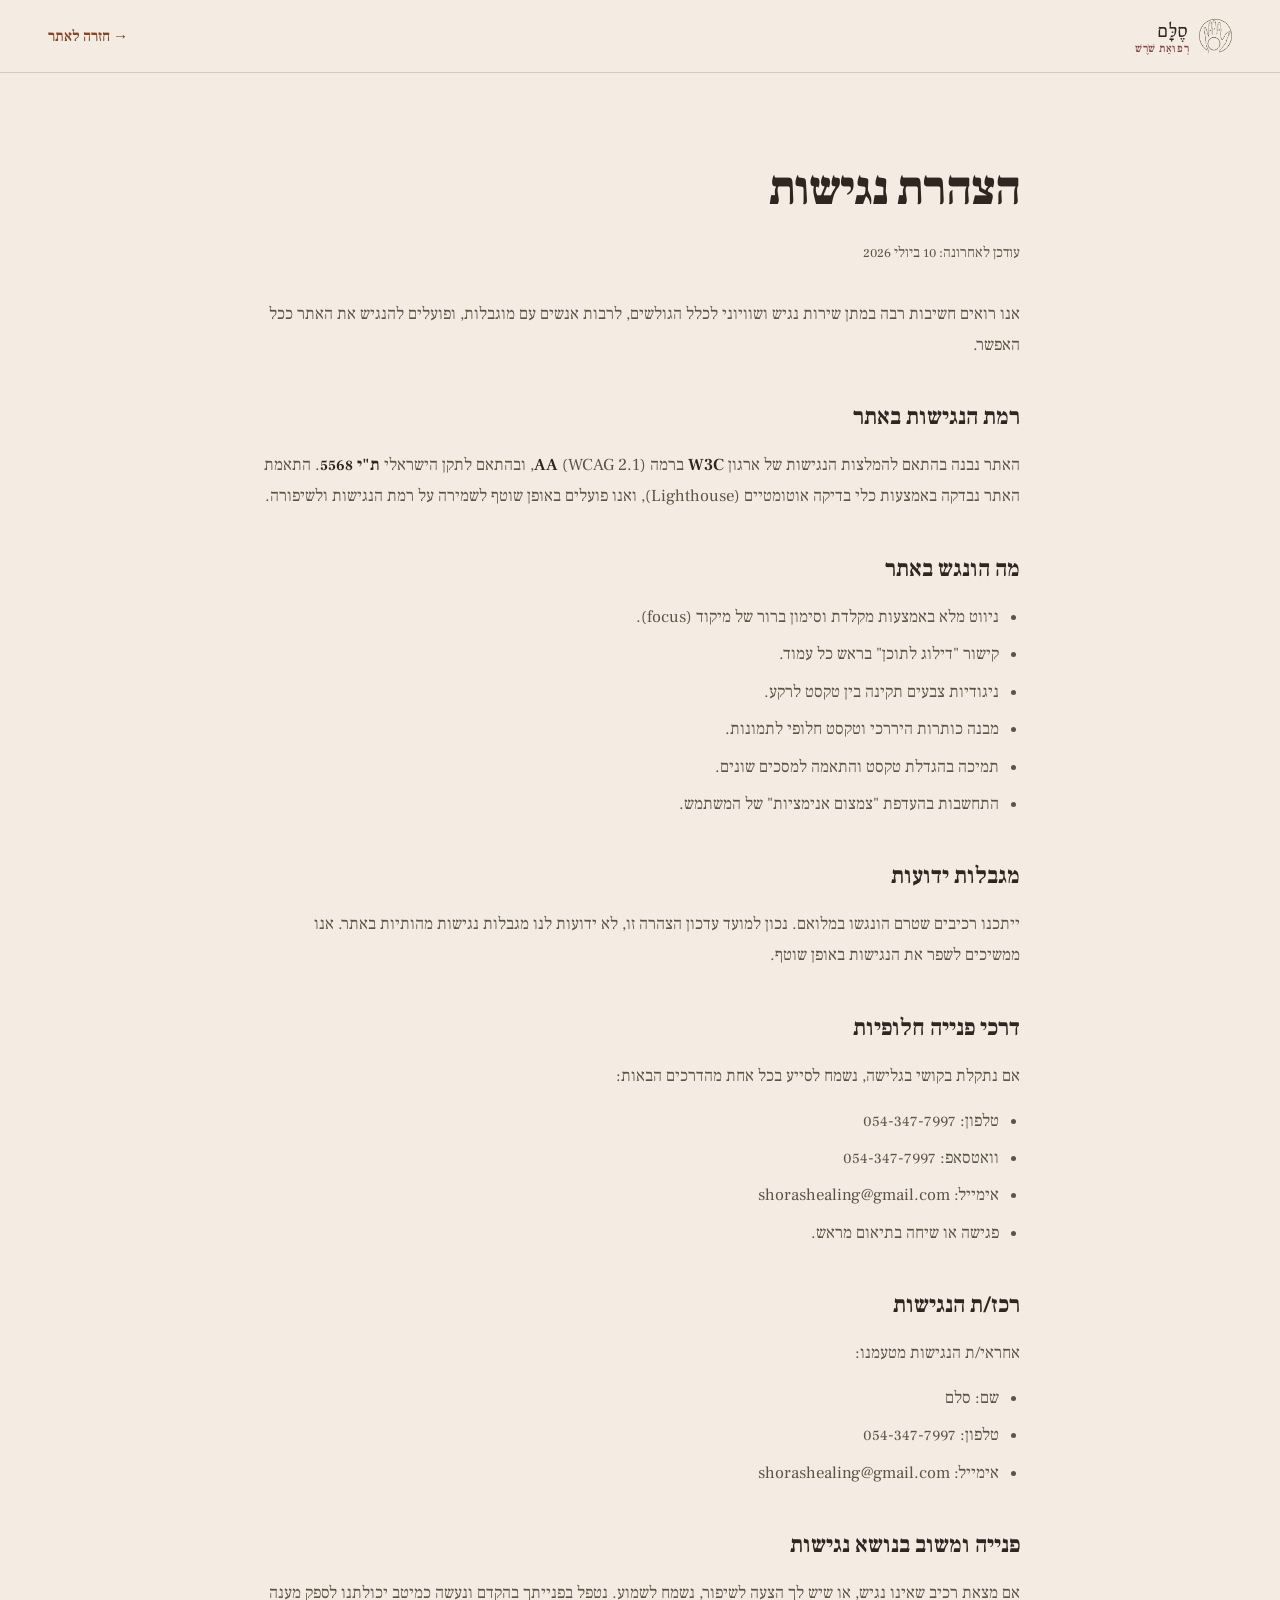
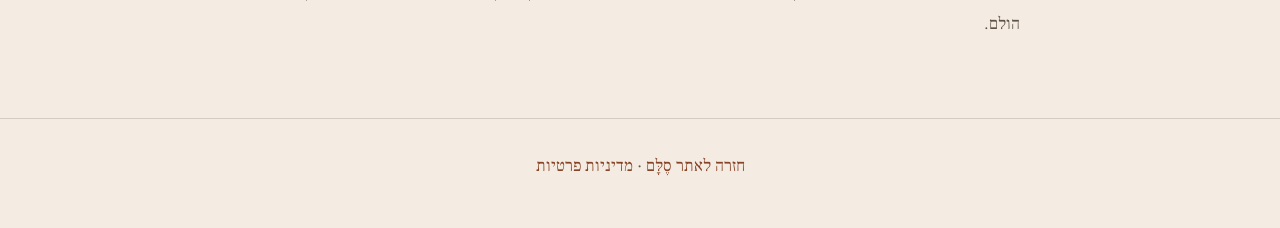
<file: accessibility.html>
<!DOCTYPE html>
<!--
  ███ TEMPLATE — NOT LEGAL ADVICE ███
  Israeli Accessibility Statement (הצהרת נגישות) template per the service-accessibility
  regulations (תקנות שוויון זכויות לאנשים עם מוגבלות / ת"י 5568). Fill every ⟦placeholder⟧
  — especially the accessibility coordinator's details and alternative channels — and
  confirm scope/obligations with an accessibility consultant or lawyer.
-->
<html lang="he" dir="rtl">
<head>
<meta charset="UTF-8" />
<meta name="viewport" content="width=device-width, initial-scale=1.0" />
<meta name="color-scheme" content="only light" />
<title>הצהרת נגישות · סֶלָּם</title>
<meta name="robots" content="noindex, nofollow" />
<link rel="icon" type="image/png" href="images/Logo_small.png" />
<link rel="preconnect" href="https://fonts.googleapis.com" />
<link rel="preconnect" href="https://fonts.gstatic.com" crossorigin />
<link href="https://fonts.googleapis.com/css2?family=Bellefair&family=Frank+Ruhl+Libre:wght@300;400;500;600;700;900&display=swap" rel="stylesheet" />
<link rel="stylesheet" href="legal.css" />
</head>
<body>
<a class="skip-link" href="#main">דלג לתוכן</a>

<header class="legal-top">
  <a href="index.html" class="brand">
    <img src="images/Logo_small.png" alt="" />
    <span class="bt"><span class="bn">סֶלָּם</span><span class="btag">רְפוּאַת שֹׁרֶשׁ</span></span>
  </a>
  <a href="index.html" class="back">→ חזרה לאתר</a>
</header>

<main id="main" tabindex="-1">
  <h1>הצהרת נגישות</h1>
  <p class="updated">עודכן לאחרונה: 10 ביולי 2026</p>

<p>אנו רואים חשיבות רבה במתן שירות נגיש ושוויוני לכלל הגולשים, לרבות אנשים עם מוגבלות, ופועלים להנגיש את האתר ככל האפשר.</p>

  <h2>רמת הנגישות באתר</h2>
  <p>האתר נבנה בהתאם להמלצות הנגישות של ארגון <strong>W3C</strong> ברמה <strong>AA</strong> (WCAG 2.1), ובהתאם לתקן הישראלי <strong>ת"י 5568</strong>. התאמת האתר נבדקה באמצעות כלי בדיקה אוטומטיים (Lighthouse), ואנו פועלים באופן שוטף לשמירה על רמת הנגישות ולשיפורה.</p>

  <h2>מה הונגש באתר</h2>
  <ul>
    <li>ניווט מלא באמצעות מקלדת וסימון ברור של מיקוד (focus).</li>
    <li>קישור "דילוג לתוכן" בראש כל עמוד.</li>
    <li>ניגודיות צבעים תקינה בין טקסט לרקע.</li>
    <li>מבנה כותרות היררכי וטקסט חלופי לתמונות.</li>
    <li>תמיכה בהגדלת טקסט והתאמה למסכים שונים.</li>
    <li>התחשבות בהעדפת "צמצום אנימציות" של המשתמש.</li>
  </ul>

  <h2>מגבלות ידועות</h2>
  <p>ייתכנו רכיבים שטרם הונגשו במלואם. נכון למועד עדכון הצהרה זו, לא ידועות לנו מגבלות נגישות מהותיות באתר. אנו ממשיכים לשפר את הנגישות באופן שוטף.</p>

  <h2>דרכי פנייה חלופיות</h2>
  <p>אם נתקלת בקושי בגלישה, נשמח לסייע בכל אחת מהדרכים הבאות:</p>
  <ul>
    <li>טלפון: 054-347-7997</li>
    <li>וואטסאפ: 054-347-7997</li>
    <li>אימייל: shorashealing@gmail.com</li>
    <li>פגישה או שיחה בתיאום מראש.</li>
  </ul>

  <h2>רכז/ת הנגישות</h2>
  <p>אחראי/ת הנגישות מטעמנו:</p>
  <ul>
    <li>שם: סלם</li>
    <li>טלפון: 054-347-7997</li>
    <li>אימייל: shorashealing@gmail.com</li>
  </ul>

  <h2>פנייה ומשוב בנושא נגישות</h2>
  <p>אם מצאת רכיב שאינו נגיש, או שיש לך הצעה לשיפור, נשמח לשמוע. נטפל בפנייתך בהקדם ונעשה כמיטב יכולתנו לספק מענה הולם.</p>
</main>

<footer class="legal-foot">
  <p><a href="index.html">חזרה לאתר סֶלָּם</a> · <a href="privacy.html">מדיניות פרטיות</a></p>
</footer>
</body>
</html>
</file>
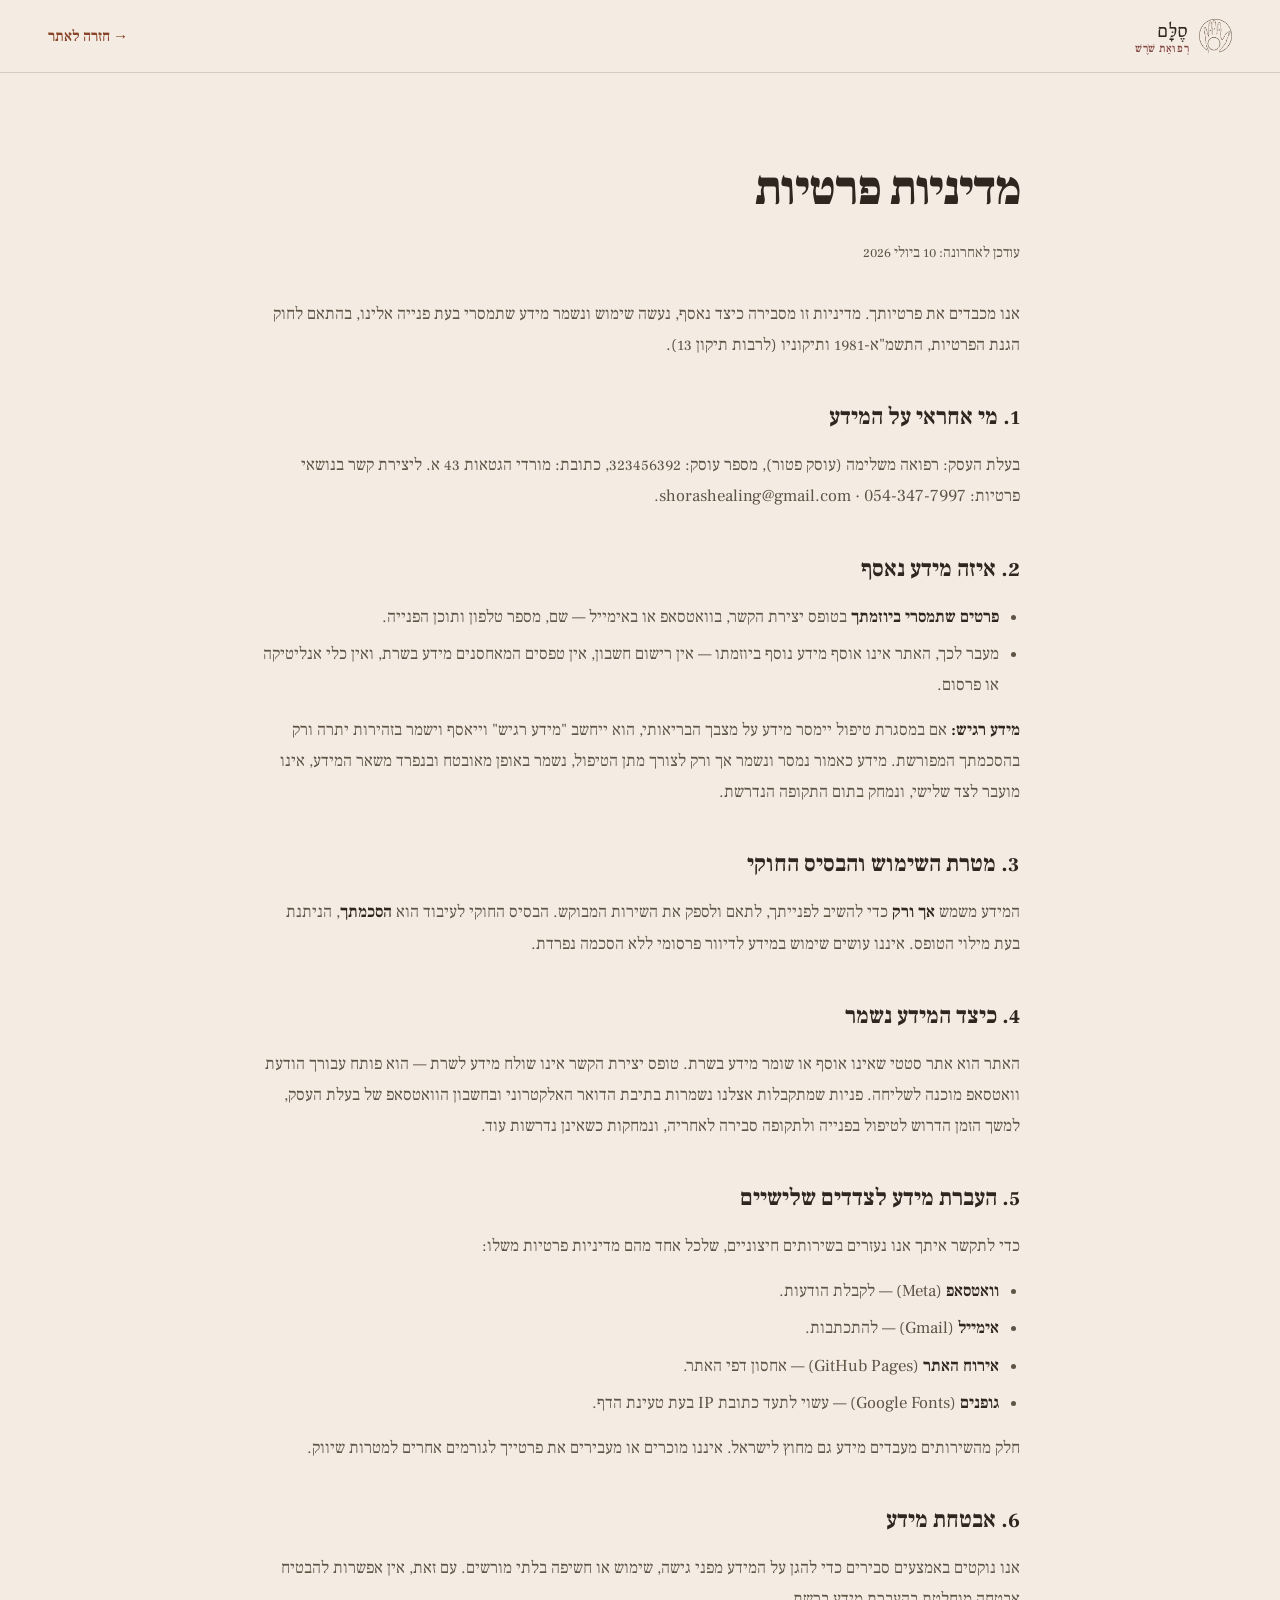
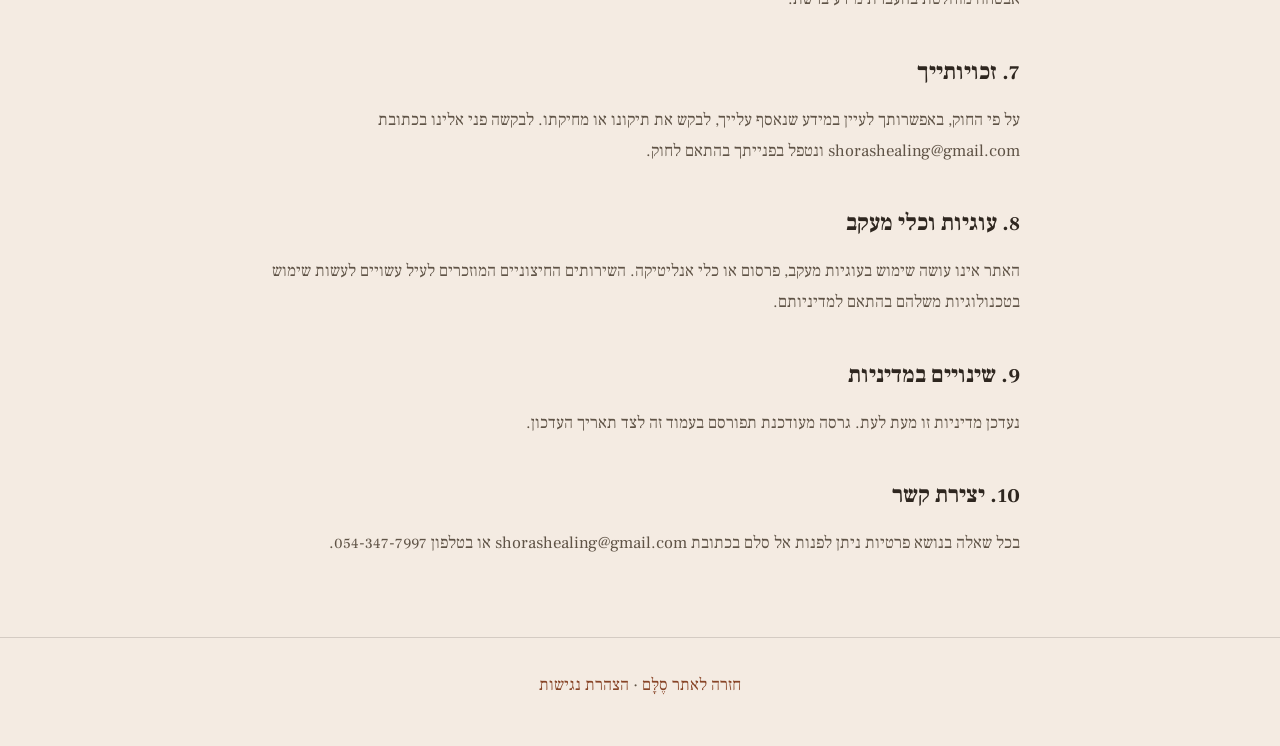
<file: privacy.html>
<!DOCTYPE html>
<!--
  ███ TEMPLATE — NOT LEGAL ADVICE ███
  This Privacy Policy is a standard starting template for an Israeli small-business
  static website. Fill every ⟦placeholder⟧ and have it reviewed by a lawyer before
  relying on it — especially if any health/treatment information is collected
  (that is "sensitive data" / מידע רגיש under Israel's Privacy Protection Law).
-->
<html lang="he" dir="rtl">
<head>
<meta charset="UTF-8" />
<meta name="viewport" content="width=device-width, initial-scale=1.0" />
<meta name="color-scheme" content="only light" />
<title>מדיניות פרטיות · סֶלָּם</title>
<meta name="robots" content="noindex, nofollow" />
<link rel="icon" type="image/png" href="images/Logo_small.png" />
<link rel="preconnect" href="https://fonts.googleapis.com" />
<link rel="preconnect" href="https://fonts.gstatic.com" crossorigin />
<link href="https://fonts.googleapis.com/css2?family=Bellefair&family=Frank+Ruhl+Libre:wght@300;400;500;600;700;900&display=swap" rel="stylesheet" />
<link rel="stylesheet" href="legal.css" />
</head>
<body>
<a class="skip-link" href="#main">דלג לתוכן</a>

<header class="legal-top">
  <a href="index.html" class="brand">
    <img src="images/Logo_small.png" alt="" />
    <span class="bt"><span class="bn">סֶלָּם</span><span class="btag">רְפוּאַת שֹׁרֶשׁ</span></span>
  </a>
  <a href="index.html" class="back">→ חזרה לאתר</a>
</header>

<main id="main" tabindex="-1">
  <h1>מדיניות פרטיות</h1>
  <p class="updated">עודכן לאחרונה: 10 ביולי 2026</p>

<p>אנו מכבדים את פרטיותך. מדיניות זו מסבירה כיצד נאסף, נעשה שימוש ונשמר מידע שתמסרי בעת פנייה אלינו, בהתאם לחוק הגנת הפרטיות, התשמ"א-1981 ותיקוניו (לרבות תיקון 13).</p>

  <h2>1. מי אחראי על המידע</h2>
  <p>בעלת העסק: רפואה משלימה (עוסק פטור), מספר עוסק: 323456392, כתובת: מורדי הגטאות 43 א. ליצירת קשר בנושאי פרטיות: shorashealing@gmail.com · 054-347-7997.</p>

  <h2>2. איזה מידע נאסף</h2>
  <ul>
    <li><strong>פרטים שתמסרי ביוזמתך</strong> בטופס יצירת הקשר, בוואטסאפ או באימייל — שם, מספר טלפון ותוכן הפנייה.</li>
    <li>מעבר לכך, האתר אינו אוסף מידע נוסף ביוזמתו — אין רישום חשבון, אין טפסים המאחסנים מידע בשרת, ואין כלי אנליטיקה או פרסום.</li>
  </ul>
  <p><strong>מידע רגיש:</strong> אם במסגרת טיפול יימסר מידע על מצבך הבריאותי, הוא ייחשב "מידע רגיש" וייאסף וישמר בזהירות יתרה ורק בהסכמתך המפורשת. מידע כאמור נמסר ונשמר אך ורק לצורך מתן הטיפול, נשמר באופן מאובטח ובנפרד משאר המידע, אינו מועבר לצד שלישי, ונמחק בתום התקופה הנדרשת.</p>

  <h2>3. מטרת השימוש והבסיס החוקי</h2>
  <p>המידע משמש <strong>אך ורק</strong> כדי להשיב לפנייתך, לתאם ולספק את השירות המבוקש. הבסיס החוקי לעיבוד הוא <strong>הסכמתך</strong>, הניתנת בעת מילוי הטופס. איננו עושים שימוש במידע לדיוור פרסומי ללא הסכמה נפרדת.</p>

  <h2>4. כיצד המידע נשמר</h2>
  <p>האתר הוא אתר סטטי שאינו אוסף או שומר מידע בשרת. טופס יצירת הקשר אינו שולח מידע לשרת — הוא פותח עבורך הודעת וואטסאפ מוכנה לשליחה. פניות שמתקבלות אצלנו נשמרות בתיבת הדואר האלקטרוני ובחשבון הוואטסאפ של בעלת העסק, למשך הזמן הדרוש לטיפול בפנייה ולתקופה סבירה לאחריה, ונמחקות כשאינן נדרשות עוד.</p>

  <h2>5. העברת מידע לצדדים שלישיים</h2>
  <p>כדי לתקשר איתך אנו נעזרים בשירותים חיצוניים, שלכל אחד מהם מדיניות פרטיות משלו:</p>
  <ul>
    <li><strong>וואטסאפ</strong> (Meta) — לקבלת הודעות.</li>
    <li><strong>אימייל</strong> (Gmail) — להתכתבות.</li>
    <li><strong>אירוח האתר</strong> (GitHub Pages) — אחסון דפי האתר.</li>
    <li><strong>גופנים</strong> (Google Fonts) — עשוי לתעד כתובת IP בעת טעינת הדף.</li>
  </ul>
  <p>חלק מהשירותים מעבדים מידע גם מחוץ לישראל. איננו מוכרים או מעבירים את פרטייך לגורמים אחרים למטרות שיווק.</p>

  <h2>6. אבטחת מידע</h2>
  <p>אנו נוקטים באמצעים סבירים כדי להגן על המידע מפני גישה, שימוש או חשיפה בלתי מורשים. עם זאת, אין אפשרות להבטיח אבטחה מוחלטת בהעברת מידע ברשת.</p>

  <h2>7. זכויותייך</h2>
  <p>על פי החוק, באפשרותך לעיין במידע שנאסף עלייך, לבקש את תיקונו או מחיקתו. לבקשה פני אלינו בכתובת shorashealing@gmail.com ונטפל בפנייתך בהתאם לחוק.</p>

  <h2>8. עוגיות וכלי מעקב</h2>
  <p>האתר אינו עושה שימוש בעוגיות מעקב, פרסום או כלי אנליטיקה. השירותים החיצוניים המוזכרים לעיל עשויים לעשות שימוש בטכנולוגיות משלהם בהתאם למדיניותם.</p>

  <h2>9. שינויים במדיניות</h2>
  <p>נעדכן מדיניות זו מעת לעת. גרסה מעודכנת תפורסם בעמוד זה לצד תאריך העדכון.</p>

  <h2>10. יצירת קשר</h2>
  <p>בכל שאלה בנושא פרטיות ניתן לפנות אל סלם בכתובת shorashealing@gmail.com או בטלפון 054-347-7997.</p>
</main>

<footer class="legal-foot">
  <p><a href="index.html">חזרה לאתר סֶלָּם</a> · <a href="accessibility.html">הצהרת נגישות</a></p>
</footer>
</body>
</html>
</file>
<file: legal.css>
:root{
  color-scheme: only light;
  --paper:#F4EBE2; --paper-2:#ECDCCD; --espresso:#2E261F; --ink-soft:#5F5346;
  --cacao:#6E4429; --clay-deep:#874426; --rose-deep:#824641; --blush:#E7CBC3;
  --line:rgba(46,38,31,.16);
}
*{ margin:0; padding:0; box-sizing:border-box; }
html{ scroll-behavior:smooth; }
body{ font-family:"Frank Ruhl Libre",serif; background:var(--paper); color:var(--espresso); line-height:1.85; font-weight:400; -webkit-font-smoothing:antialiased; }
::selection{ background:var(--clay-deep); color:var(--paper); }

.skip-link{ position:absolute; inset-inline-start:1rem; top:-4rem; z-index:200; background:var(--espresso); color:var(--paper); padding:.65rem 1.1rem; border-radius:0 0 10px 10px; text-decoration:none; font-weight:600; transition:top .2s ease; }
.skip-link:focus{ top:0; }
:focus-visible{ outline:3px solid var(--espresso); outline-offset:2px; border-radius:3px; }

header.legal-top{ display:flex; align-items:center; justify-content:space-between; gap:1rem; padding:1.1rem clamp(1rem,5vw,3rem); border-bottom:1px solid var(--line); flex-wrap:wrap; }
.brand{ font-family:"Bellefair",serif; display:flex; align-items:center; gap:.6rem; text-decoration:none; color:var(--espresso); }
.brand img{ height:34px; width:auto; }
.brand .bt{ display:flex; flex-direction:column; line-height:1.05; }
.brand .bn{ font-size:1.5rem; letter-spacing:.03em; }
.brand .btag{ font-family:"Frank Ruhl Libre",serif; font-weight:500; font-size:.7rem; letter-spacing:.05em; color:var(--rose-deep); }
.back{ font-size:.95rem; color:var(--clay-deep); text-decoration:none; font-weight:600; }
.back:hover{ text-decoration:underline; }

main{ width:min(760px,90vw); margin-inline:auto; padding:clamp(2.5rem,6vw,4.5rem) 0 4rem; }
h1{ font-weight:900; font-size:clamp(2rem,5vw,3rem); letter-spacing:-.02em; margin-bottom:.4rem; }
.updated{ color:var(--ink-soft); font-size:.9rem; margin-bottom:2rem; }
.legal-note{ background:var(--blush); border:1px solid var(--line); border-radius:14px; padding:1rem 1.2rem; font-size:.92rem; color:var(--espresso); margin-bottom:2.4rem; line-height:1.7; }
h2{ font-weight:700; font-size:1.45rem; margin:2.2rem 0 .7rem; color:var(--espresso); }
p,li{ font-size:1.05rem; color:var(--ink-soft); }
p{ margin-bottom:.85rem; }
strong{ color:var(--espresso); font-weight:600; }
ul{ padding-inline-start:1.3rem; margin-bottom:.85rem; }
li{ margin-bottom:.4rem; }
a{ color:var(--clay-deep); }
.ph{ background:rgba(169,87,47,.13); border-bottom:1px dashed var(--clay-deep); padding:0 .25em; border-radius:3px; font-weight:600; color:var(--clay-deep); }

footer.legal-foot{ border-top:1px solid var(--line); padding:2rem 0; text-align:center; color:var(--ink-soft); font-size:.85rem; }
footer.legal-foot a{ color:var(--clay-deep); text-decoration:none; }

@media(prefers-reduced-motion:reduce){ html{ scroll-behavior:auto; } *{ transition-duration:.001ms !important; } }
</file>
